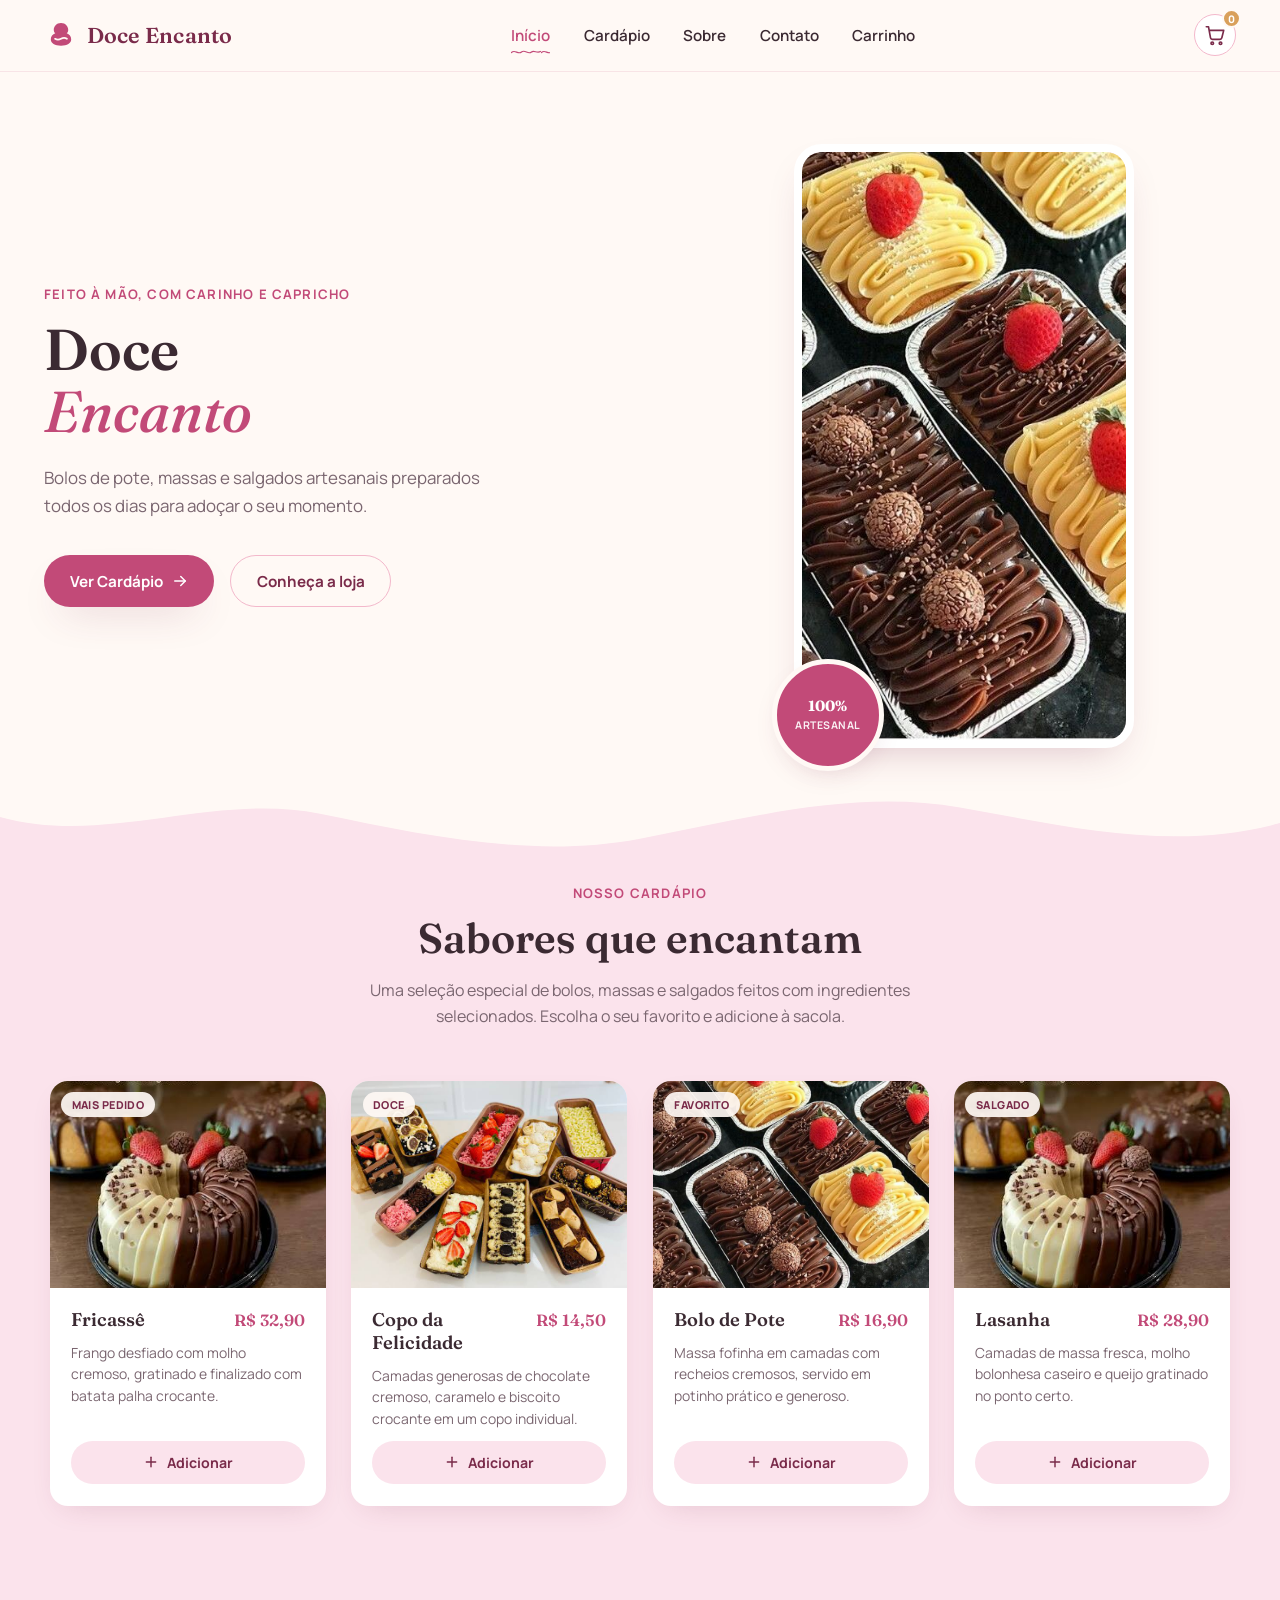
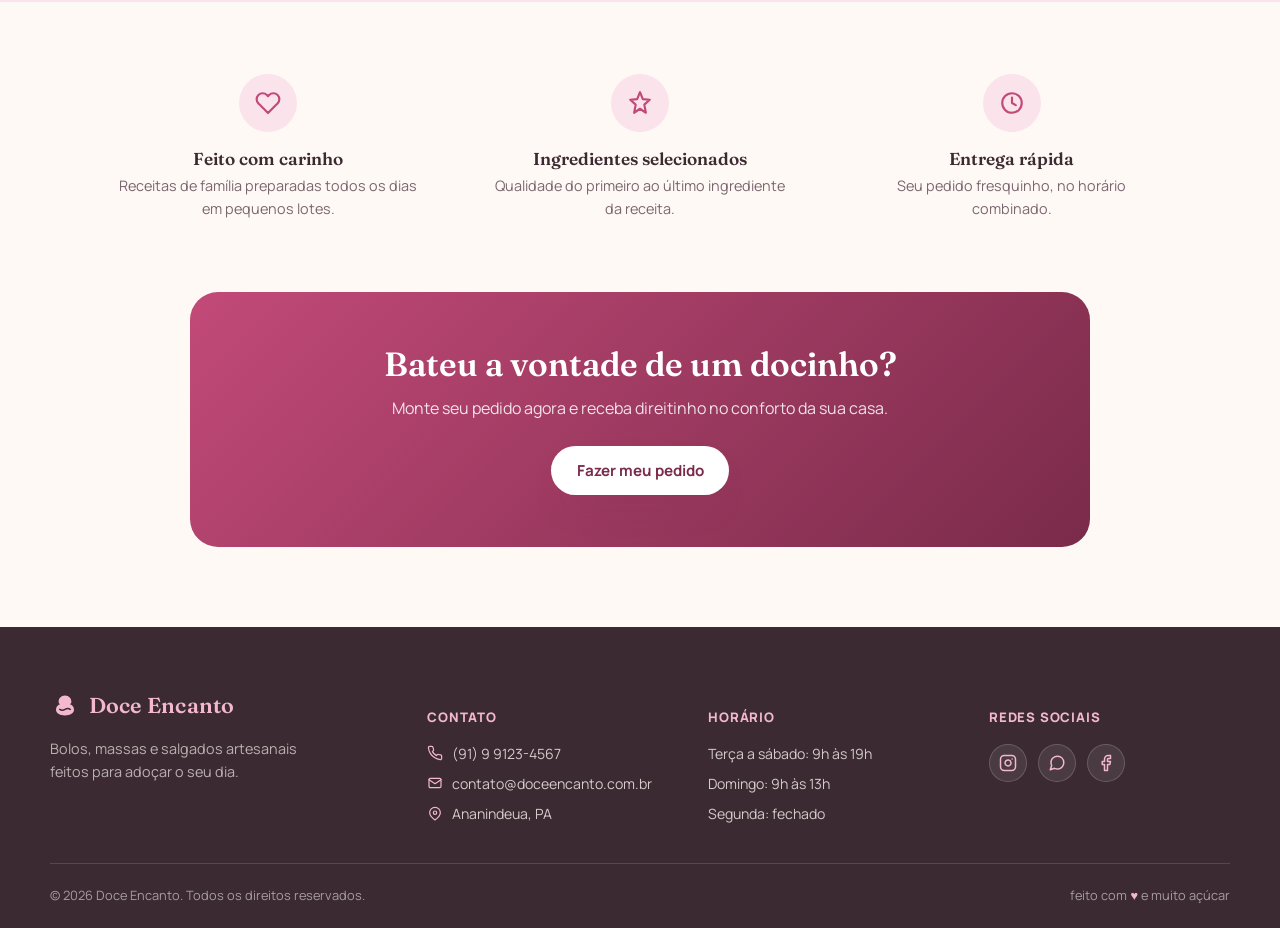
<file: index.html>
<!DOCTYPE html>
<html lang="pt-BR">
<head>
<meta charset="UTF-8">
<meta name="viewport" content="width=device-width, initial-scale=1.0">
<title>Doce Encanto | Bolos, Massas e Salgados Artesanais</title>
<link rel="preconnect" href="https://fonts.googleapis.com">
<link rel="preconnect" href="https://fonts.gstatic.com" crossorigin>
<link href="https://fonts.googleapis.com/css2?family=Fraunces:ital,opsz,wght@0,9..144,400;0,9..144,500;0,9..144,600;0,9..144,700;1,9..144,500&family=Manrope:wght@400;500;600;700;800&display=swap" rel="stylesheet">
<link rel="stylesheet" href="styles.css">
</head>
<body>

<header class="site-header" id="header">
  <div class="header-inner">
    <a href="index.html" class="logo" aria-label="Doce Encanto, página inicial">
      <span class="logo-icon" aria-hidden="true"><svg viewBox="0 0 40 40" width="34" height="34" fill="none">
          <path d="M20 6c-5.5 0-8.5 4.2-8.5 8 0 1.8.8 3 1.8 3.8C10.2 19 8 21.6 8 25c0 4.6 4.8 7.5 12 7.5s12-2.9 12-7.5c0-3.4-2.2-6-5.3-7.2 1-.8 1.8-2 1.8-3.8 0-3.8-3-8-8.5-8z" fill="currentColor"/>
          <path d="M13 24.5c2.2 1.4 4.6 1.4 7 0s4.8-1.4 7 0" stroke="#FFF9F5" stroke-width="2" stroke-linecap="round"/>
        </svg></span>
      <span class="logo-text">Doce Encanto</span>
    </a>

    <nav class="main-nav" id="mainNav" aria-label="Navegação principal">
      <a href="index.html#topo" class="nav-link" aria-current="page">Início</a>
      <a href="index.html#cardapio" class="nav-link">Cardápio</a>
      <a href="index.html#sobre" class="nav-link">Sobre</a>
      <a href="index.html#contato" class="nav-link">Contato</a>
      <a href="Carrinho.html" class="nav-link">Carrinho</a>
    </nav>

    <div class="header-actions">
      <a class="icon-btn cart-btn" id="cartBtn" href="Carrinho.html" aria-label="Ir para o carrinho de compras">
        <svg viewBox="0 0 24 24" width="22" height="22" fill="none" stroke="currentColor" stroke-width="1.8" stroke-linecap="round" stroke-linejoin="round">
          <circle cx="9" cy="21" r="1.4"></circle>
          <circle cx="18" cy="21" r="1.4"></circle>
          <path d="M2.5 3h2.4l2.2 12.2a2 2 0 0 0 2 1.6h8.3a2 2 0 0 0 2-1.6L21.5 7H6"></path>
        </svg>
        <span class="cart-count" id="cart-count">0</span>
      </a>
      <button class="icon-btn menu-toggle" id="menuToggle" type="button" aria-label="Abrir menu" aria-expanded="false">
        <span></span><span></span><span></span>
      </button>
    </div>
  </div>
</header>

<section class="hero" id="topo">
  <div class="hero-inner">
    <div class="hero-content">
      <p class="hero-eyebrow">Feito à mão, com carinho e capricho</p>
      <h1 class="hero-title">Doce<br><em>Encanto</em></h1>
      <p class="hero-text">Bolos de pote, massas e salgados artesanais preparados todos os dias para adoçar o seu momento.</p>
      <div class="hero-actions">
        <a href="#cardapio" class="btn btn-primary">
          <span>Ver Cardápio</span>
          <svg viewBox="0 0 24 24" width="18" height="18" fill="none" stroke="currentColor" stroke-width="2" stroke-linecap="round" stroke-linejoin="round"><path d="M5 12h14"></path><path d="M13 6l6 6-6 6"></path></svg>
        </a>
        <a href="#sobre" class="btn btn-ghost">Conheça a loja</a>
      </div>
    </div>

    <div class="hero-media">
      <div class="hero-frame">
        <img src="imagens/bolo.jpg" alt="Bolos e doces artesanais da Doce Encanto">
      </div>
      <div class="hero-badge">
        <span class="hero-badge-num">100%</span>
        <span class="hero-badge-label">Artesanal</span>
      </div>
    </div>
  </div>

  <svg class="hero-divider" viewBox="0 0 1440 90" preserveAspectRatio="none" aria-hidden="true">
    <path d="M0,32 C120,70 240,0 360,28 C480,56 600,86 720,60 C840,34 960,-4 1080,20 C1200,44 1320,78 1440,40 L1440,90 L0,90 Z"></path>
  </svg>
</section>

<section class="menu-section" id="cardapio">
  <div class="section-head">
    <p class="section-eyebrow">Nosso cardápio</p>
    <h2 class="section-title">Sabores que encantam</h2>
    <p class="section-text">Uma seleção especial de bolos, massas e salgados feitos com ingredientes selecionados. Escolha o seu favorito e adicione à sacola.</p>
  </div>

  <div class="product-grid" id="productGrid">
    <article class="product-card" data-name="Fricassê" data-price="32.90">
      <div class="product-img-wrap">
        <img src="imagens/bolo3.jpg" alt="Fricassê cremoso de frango gratinado, servido com batata palha" loading="lazy">
        <span class="product-tag">Mais pedido</span>
      </div>
      <div class="product-body">
        <div class="product-top">
          <h3 class="product-name">Fricassê</h3>
          <span class="product-price">R$ 32,90</span>
        </div>
        <p class="product-desc">Frango desfiado com molho cremoso, gratinado e finalizado com batata palha crocante.</p>
        <button class="btn btn-add" type="button" data-add data-id="1" data-nome="Fricassê" data-preco="32.90" data-img="imagens/bolo3.jpg">
          <svg viewBox="0 0 24 24" width="16" height="16" fill="none" stroke="currentColor" stroke-width="2.2" stroke-linecap="round" stroke-linejoin="round"><path d="M12 5v14"></path><path d="M5 12h14"></path></svg>
          Adicionar
        </button>
      </div>
    </article>

    <article class="product-card" data-name="Copo da Felicidade" data-price="14.50">
      <div class="product-img-wrap">
        <img src="imagens/bolo2.jpg" alt="Copo da Felicidade, sobremesa em camadas de creme" loading="lazy">
        <span class="product-tag">Doce</span>
      </div>
      <div class="product-body">
        <div class="product-top">
          <h3 class="product-name">Copo da Felicidade</h3>
          <span class="product-price">R$ 14,50</span>
        </div>
        <p class="product-desc">Camadas generosas de chocolate cremoso, caramelo e biscoito crocante em um copo individual.</p>
        <button class="btn btn-add" type="button" data-add data-id="2" data-nome="Copo da Felicidade" data-preco="14.50" data-img="imagens/bolo2.jpg">
          <svg viewBox="0 0 24 24" width="16" height="16" fill="none" stroke="currentColor" stroke-width="2.2" stroke-linecap="round" stroke-linejoin="round"><path d="M12 5v14"></path><path d="M5 12h14"></path></svg>
          Adicionar
        </button>
      </div>
    </article>

    <article class="product-card" data-name="Bolo de Pote" data-price="16.90">
      <div class="product-img-wrap">
        <img src="imagens/bolo.jpg" alt="Bolos de pote sortidos, com camadas de morango, chocolate e creme" loading="lazy">
        <span class="product-tag">Favorito</span>
      </div>
      <div class="product-body">
        <div class="product-top">
          <h3 class="product-name">Bolo de Pote</h3>
          <span class="product-price">R$ 16,90</span>
        </div>
        <p class="product-desc">Massa fofinha em camadas com recheios cremosos, servido em potinho prático e generoso.</p>
        <button class="btn btn-add" type="button" data-add data-id="3" data-nome="Bolo de Pote" data-preco="16.90" data-img="imagens/bolo.jpg">
          <svg viewBox="0 0 24 24" width="16" height="16" fill="none" stroke="currentColor" stroke-width="2.2" stroke-linecap="round" stroke-linejoin="round"><path d="M12 5v14"></path><path d="M5 12h14"></path></svg>
          Adicionar
        </button>
      </div>
    </article>

    <article class="product-card" data-name="Lasanha" data-price="28.90">
      <div class="product-img-wrap">
        <img src="imagens/bolo3.jpg" alt="Lasanha à bolonhesa gratinada, servida em travessa" loading="lazy">
        <span class="product-tag">Salgado</span>
      </div>
      <div class="product-body">
        <div class="product-top">
          <h3 class="product-name">Lasanha</h3>
          <span class="product-price">R$ 28,90</span>
        </div>
        <p class="product-desc">Camadas de massa fresca, molho bolonhesa caseiro e queijo gratinado no ponto certo.</p>
        <button class="btn btn-add" type="button" data-add data-id="4" data-nome="Lasanha" data-preco="28.90" data-img="imagens/bolo3.jpg">
          <svg viewBox="0 0 24 24" width="16" height="16" fill="none" stroke="currentColor" stroke-width="2.2" stroke-linecap="round" stroke-linejoin="round"><path d="M12 5v14"></path><path d="M5 12h14"></path></svg>
          Adicionar
        </button>
      </div>
    </article>
  </div>
</section>

<section class="about-strip" id="sobre">
  <div class="about-inner">
    <div class="about-item">
      <span class="about-icon" aria-hidden="true">
        <svg viewBox="0 0 24 24" width="26" height="26" fill="none" stroke="currentColor" stroke-width="2" stroke-linecap="round" stroke-linejoin="round"><path d="M20.84 4.61a5.5 5.5 0 0 0-7.78 0L12 5.67l-1.06-1.06a5.5 5.5 0 0 0-7.78 7.78l1.06 1.06L12 21.23l7.78-7.78 1.06-1.06a5.5 5.5 0 0 0 0-7.78z"/></svg>
      </span>
      <h3>Feito com carinho</h3>
      <p>Receitas de família preparadas todos os dias em pequenos lotes.</p>
    </div>
    <div class="about-item">
      <span class="about-icon" aria-hidden="true">
        <svg viewBox="0 0 24 24" width="26" height="26" fill="none" stroke="currentColor" stroke-width="2" stroke-linecap="round" stroke-linejoin="round"><path d="M12 2l2.6 6.4L21 9l-5 4.5L17.4 21 12 17.3 6.6 21 8 13.5 3 9l6.4-.6z"/></svg>
      </span>
      <h3>Ingredientes selecionados</h3>
      <p>Qualidade do primeiro ao último ingrediente da receita.</p>
    </div>
    <div class="about-item">
      <span class="about-icon" aria-hidden="true">
        <svg viewBox="0 0 24 24" width="26" height="26" fill="none" stroke="currentColor" stroke-width="2" stroke-linecap="round" stroke-linejoin="round"><circle cx="12" cy="12" r="9"/><path d="M12 7v5l3.5 2"/></svg>
      </span>
      <h3>Entrega rápida</h3>
      <p>Seu pedido fresquinho, no horário combinado.</p>
    </div>
  </div>
</section>

<section class="cta-section">
  <div class="cta-box">
    <h2>Bateu a vontade de um docinho?</h2>
    <p>Monte seu pedido agora e receba direitinho no conforto da sua casa.</p>
    <a href="#cardapio" class="btn btn-primary">Fazer meu pedido</a>
  </div>
</section>

<footer class="site-footer" id="contato">
  <div class="footer-inner">
    <div class="footer-col footer-brand">
      <a href="index.html" class="logo logo-footer">
        <span class="logo-icon" aria-hidden="true"><svg viewBox="0 0 40 40" width="30" height="30" fill="none">
            <path d="M20 6c-5.5 0-8.5 4.2-8.5 8 0 1.8.8 3 1.8 3.8C10.2 19 8 21.6 8 25c0 4.6 4.8 7.5 12 7.5s12-2.9 12-7.5c0-3.4-2.2-6-5.3-7.2 1-.8 1.8-2 1.8-3.8 0-3.8-3-8-8.5-8z" fill="currentColor"/>
            <path d="M13 24.5c2.2 1.4 4.6 1.4 7 0s4.8-1.4 7 0" stroke="#3B2A32" stroke-width="2" stroke-linecap="round"/>
          </svg></span>
        <span class="logo-text">Doce Encanto</span>
      </a>
      <p>Bolos, massas e salgados artesanais feitos para adoçar o seu dia.</p>
    </div>

    <div class="footer-col">
      <h4>Contato</h4>
      <ul>
        <li>
          <svg viewBox="0 0 24 24" width="16" height="16" fill="none" stroke="currentColor" stroke-width="1.8" stroke-linecap="round" stroke-linejoin="round"><path d="M22 16.92v3a2 2 0 0 1-2.18 2 19.79 19.79 0 0 1-8.63-3.07 19.5 19.5 0 0 1-6-6 19.79 19.79 0 0 1-3.07-8.67A2 2 0 0 1 4.11 2h3a2 2 0 0 1 2 1.72c.127.96.361 1.903.7 2.81a2 2 0 0 1-.45 2.11L8.09 9.91a16 16 0 0 0 6 6l1.27-1.27a2 2 0 0 1 2.11-.45c.907.339 1.85.573 2.81.7A2 2 0 0 1 22 16.92z"/></svg>
          (91) 9 9123-4567
        </li>
        <li>
          <svg viewBox="0 0 24 24" width="16" height="16" fill="none" stroke="currentColor" stroke-width="1.8" stroke-linecap="round" stroke-linejoin="round"><rect x="3" y="5" width="18" height="14" rx="2"/><path d="M3 7l9 6 9-6"/></svg>
          contato@doceencanto.com.br
        </li>
        <li>
          <svg viewBox="0 0 24 24" width="16" height="16" fill="none" stroke="currentColor" stroke-width="1.8" stroke-linecap="round" stroke-linejoin="round"><path d="M12 21c-4.5-3.5-8-6.9-8-11a8 8 0 0 1 16 0c0 4.1-3.5 7.5-8 11z"/><circle cx="12" cy="10" r="2.5"/></svg>
          Ananindeua, PA
        </li>
      </ul>
    </div>

    <div class="footer-col">
      <h4>Horário</h4>
      <ul class="plain">
        <li>Terça a sábado: 9h às 19h</li>
        <li>Domingo: 9h às 13h</li>
        <li>Segunda: fechado</li>
      </ul>
    </div>

    <div class="footer-col">
      <h4>Redes sociais</h4>
      <div class="social-row">
        <a href="#contato" class="social-btn" aria-label="Instagram da Doce Encanto">
          <svg viewBox="0 0 24 24" width="18" height="18" fill="none" stroke="currentColor" stroke-width="2" stroke-linecap="round" stroke-linejoin="round"><rect x="2" y="2" width="20" height="20" rx="5" ry="5"/><path d="M16 11.37A4 4 0 1 1 12.63 8 4 4 0 0 1 16 11.37z"/><line x1="17.5" y1="6.5" x2="17.51" y2="6.5"/></svg>
        </a>
        <a href="#contato" class="social-btn" aria-label="WhatsApp da Doce Encanto">
          <svg viewBox="0 0 24 24" width="18" height="18" fill="none" stroke="currentColor" stroke-width="2" stroke-linecap="round" stroke-linejoin="round"><path d="M21 11.5a8.38 8.38 0 0 1-.9 3.8 8.5 8.5 0 0 1-7.6 4.7 8.38 8.38 0 0 1-3.8-.9L3 21l1.9-5.7a8.38 8.38 0 0 1-.9-3.8 8.5 8.5 0 0 1 4.7-7.6 8.38 8.38 0 0 1 3.8-.9h.5a8.48 8.48 0 0 1 8 8v.5z"/></svg>
        </a>
        <a href="#contato" class="social-btn" aria-label="Facebook da Doce Encanto">
          <svg viewBox="0 0 24 24" width="18" height="18" fill="none" stroke="currentColor" stroke-width="2" stroke-linecap="round" stroke-linejoin="round"><path d="M18 2h-3a5 5 0 0 0-5 5v3H7v4h3v8h4v-8h3l1-4h-4V7a1 1 0 0 1 1-1h3z"/></svg>
        </a>
      </div>
    </div>
  </div>

  <div class="footer-bottom">
    <p>© <span id="year"></span> Doce Encanto. Todos os direitos reservados.</p>
    <p class="footer-signature">feito com <span aria-hidden="true">♥</span> e muito açúcar</p>
  </div>
</footer>

<script src="script.js"></script>
</body>
</html>
</file>
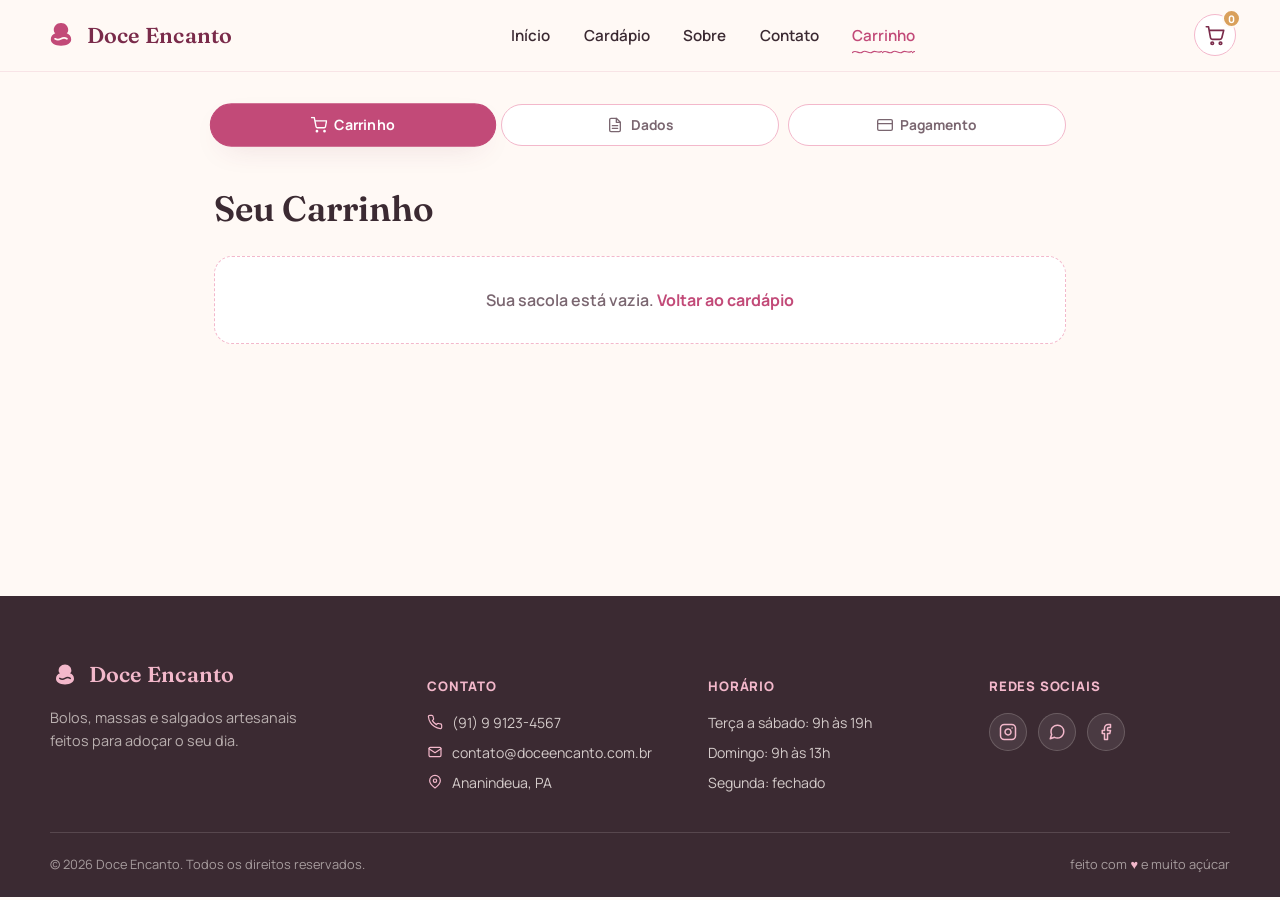
<file: Carrinho.html>
<!DOCTYPE html>
<html lang="pt-BR">
<head>
<meta charset="UTF-8">
<meta name="viewport" content="width=device-width, initial-scale=1.0">
<title>Doce Encanto | Carrinho</title>
<link rel="preconnect" href="https://fonts.googleapis.com">
<link rel="preconnect" href="https://fonts.gstatic.com" crossorigin>
<link href="https://fonts.googleapis.com/css2?family=Fraunces:ital,opsz,wght@0,9..144,400;0,9..144,500;0,9..144,600;0,9..144,700;1,9..144,500&family=Manrope:wght@400;500;600;700;800&display=swap" rel="stylesheet">
<link rel="stylesheet" href="styles.css">
</head>
<body>

<header class="site-header" id="header">
  <div class="header-inner">
    <a href="index.html" class="logo" aria-label="Doce Encanto, página inicial">
      <span class="logo-icon" aria-hidden="true"><svg viewBox="0 0 40 40" width="34" height="34" fill="none">
          <path d="M20 6c-5.5 0-8.5 4.2-8.5 8 0 1.8.8 3 1.8 3.8C10.2 19 8 21.6 8 25c0 4.6 4.8 7.5 12 7.5s12-2.9 12-7.5c0-3.4-2.2-6-5.3-7.2 1-.8 1.8-2 1.8-3.8 0-3.8-3-8-8.5-8z" fill="currentColor"/>
          <path d="M13 24.5c2.2 1.4 4.6 1.4 7 0s4.8-1.4 7 0" stroke="#FFF9F5" stroke-width="2" stroke-linecap="round"/>
        </svg></span>
      <span class="logo-text">Doce Encanto</span>
    </a>

    <nav class="main-nav" id="mainNav" aria-label="Navegação principal">
      <a href="index.html#topo" class="nav-link">Início</a>
      <a href="index.html#cardapio" class="nav-link">Cardápio</a>
      <a href="index.html#sobre" class="nav-link">Sobre</a>
      <a href="index.html#contato" class="nav-link">Contato</a>
      <a href="Carrinho.html" class="nav-link" aria-current="page">Carrinho</a>
    </nav>

    <div class="header-actions">
      <a class="icon-btn cart-btn" id="cartBtn" href="Carrinho.html" aria-current="page" aria-label="Ir para o carrinho de compras">
        <svg viewBox="0 0 24 24" width="22" height="22" fill="none" stroke="currentColor" stroke-width="1.8" stroke-linecap="round" stroke-linejoin="round">
          <circle cx="9" cy="21" r="1.4"></circle>
          <circle cx="18" cy="21" r="1.4"></circle>
          <path d="M2.5 3h2.4l2.2 12.2a2 2 0 0 0 2 1.6h8.3a2 2 0 0 0 2-1.6L21.5 7H6"></path>
        </svg>
        <span class="cart-count" id="cart-count">0</span>
      </a>
      <button class="icon-btn menu-toggle" id="menuToggle" type="button" aria-label="Abrir menu" aria-expanded="false">
        <span></span><span></span><span></span>
      </button>
    </div>
  </div>
</header>

<div class="steps" aria-label="Etapas do pedido">
  <div class="step is-active">
    <svg viewBox="0 0 24 24" width="16" height="16" fill="none" stroke="currentColor" stroke-width="2" stroke-linecap="round" stroke-linejoin="round" aria-hidden="true"><circle cx="9" cy="21" r="1"/><circle cx="20" cy="21" r="1"/><path d="M1 1h4l2.68 13.39a2 2 0 0 0 2 1.61h9.72a2 2 0 0 0 2-1.61L23 6H6"/></svg>
    <span>Carrinho</span>
  </div>
  <div class="step">
    <svg viewBox="0 0 24 24" width="16" height="16" fill="none" stroke="currentColor" stroke-width="2" stroke-linecap="round" stroke-linejoin="round" aria-hidden="true"><path d="M14 2H6a2 2 0 0 0-2 2v16a2 2 0 0 0 2 2h12a2 2 0 0 0 2-2V8z"/><polyline points="14 2 14 8 20 8"/><line x1="16" y1="13" x2="8" y2="13"/><line x1="16" y1="17" x2="8" y2="17"/></svg>
    <span>Dados</span>
  </div>
  <div class="step">
    <svg viewBox="0 0 24 24" width="16" height="16" fill="none" stroke="currentColor" stroke-width="2" stroke-linecap="round" stroke-linejoin="round" aria-hidden="true"><rect x="1" y="4" width="22" height="16" rx="2"/><line x1="1" y1="10" x2="23" y2="10"/></svg>
    <span>Pagamento</span>
  </div>
</div>

<main class="page-main">
  <h1>Seu Carrinho</h1>

  <div id="cart-empty" style="display:none;">
    Sua sacola está vazia. <a href="index.html#cardapio" style="color:var(--rose-700); font-weight:700;">Voltar ao cardápio</a>
  </div>

  <div id="cart-table" class="card" style="display:none;">
    <div id="cart-items"></div>
    <div class="cart-total-bar">
      <strong id="cart-total">Total: R$ 0,00</strong>
      <div class="inline">
        <a href="index.html#cardapio" class="btn-small">Continuar comprando</a>
        <button id="clear-cart" class="btn-small btn-outline-danger" type="button">Limpar carrinho</button>
        <button id="checkout" class="btn btn-primary" type="button">Finalizar Pedido</button>
      </div>
    </div>
  </div>
</main>

<footer class="site-footer" id="contato">
  <div class="footer-inner">
    <div class="footer-col footer-brand">
      <a href="index.html" class="logo logo-footer">
        <span class="logo-icon" aria-hidden="true"><svg viewBox="0 0 40 40" width="30" height="30" fill="none">
            <path d="M20 6c-5.5 0-8.5 4.2-8.5 8 0 1.8.8 3 1.8 3.8C10.2 19 8 21.6 8 25c0 4.6 4.8 7.5 12 7.5s12-2.9 12-7.5c0-3.4-2.2-6-5.3-7.2 1-.8 1.8-2 1.8-3.8 0-3.8-3-8-8.5-8z" fill="currentColor"/>
            <path d="M13 24.5c2.2 1.4 4.6 1.4 7 0s4.8-1.4 7 0" stroke="#3B2A32" stroke-width="2" stroke-linecap="round"/>
          </svg></span>
        <span class="logo-text">Doce Encanto</span>
      </a>
      <p>Bolos, massas e salgados artesanais feitos para adoçar o seu dia.</p>
    </div>

    <div class="footer-col">
      <h4>Contato</h4>
      <ul>
        <li>
          <svg viewBox="0 0 24 24" width="16" height="16" fill="none" stroke="currentColor" stroke-width="1.8" stroke-linecap="round" stroke-linejoin="round"><path d="M22 16.92v3a2 2 0 0 1-2.18 2 19.79 19.79 0 0 1-8.63-3.07 19.5 19.5 0 0 1-6-6 19.79 19.79 0 0 1-3.07-8.67A2 2 0 0 1 4.11 2h3a2 2 0 0 1 2 1.72c.127.96.361 1.903.7 2.81a2 2 0 0 1-.45 2.11L8.09 9.91a16 16 0 0 0 6 6l1.27-1.27a2 2 0 0 1 2.11-.45c.907.339 1.85.573 2.81.7A2 2 0 0 1 22 16.92z"/></svg>
          (91) 9 9123-4567
        </li>
        <li>
          <svg viewBox="0 0 24 24" width="16" height="16" fill="none" stroke="currentColor" stroke-width="1.8" stroke-linecap="round" stroke-linejoin="round"><rect x="3" y="5" width="18" height="14" rx="2"/><path d="M3 7l9 6 9-6"/></svg>
          contato@doceencanto.com.br
        </li>
        <li>
          <svg viewBox="0 0 24 24" width="16" height="16" fill="none" stroke="currentColor" stroke-width="1.8" stroke-linecap="round" stroke-linejoin="round"><path d="M12 21c-4.5-3.5-8-6.9-8-11a8 8 0 0 1 16 0c0 4.1-3.5 7.5-8 11z"/><circle cx="12" cy="10" r="2.5"/></svg>
          Ananindeua, PA
        </li>
      </ul>
    </div>

    <div class="footer-col">
      <h4>Horário</h4>
      <ul class="plain">
        <li>Terça a sábado: 9h às 19h</li>
        <li>Domingo: 9h às 13h</li>
        <li>Segunda: fechado</li>
      </ul>
    </div>

    <div class="footer-col">
      <h4>Redes sociais</h4>
      <div class="social-row">
        <a href="#contato" class="social-btn" aria-label="Instagram da Doce Encanto">
          <svg viewBox="0 0 24 24" width="18" height="18" fill="none" stroke="currentColor" stroke-width="2" stroke-linecap="round" stroke-linejoin="round"><rect x="2" y="2" width="20" height="20" rx="5" ry="5"/><path d="M16 11.37A4 4 0 1 1 12.63 8 4 4 0 0 1 16 11.37z"/><line x1="17.5" y1="6.5" x2="17.51" y2="6.5"/></svg>
        </a>
        <a href="#contato" class="social-btn" aria-label="WhatsApp da Doce Encanto">
          <svg viewBox="0 0 24 24" width="18" height="18" fill="none" stroke="currentColor" stroke-width="2" stroke-linecap="round" stroke-linejoin="round"><path d="M21 11.5a8.38 8.38 0 0 1-.9 3.8 8.5 8.5 0 0 1-7.6 4.7 8.38 8.38 0 0 1-3.8-.9L3 21l1.9-5.7a8.38 8.38 0 0 1-.9-3.8 8.5 8.5 0 0 1 4.7-7.6 8.38 8.38 0 0 1 3.8-.9h.5a8.48 8.48 0 0 1 8 8v.5z"/></svg>
        </a>
        <a href="#contato" class="social-btn" aria-label="Facebook da Doce Encanto">
          <svg viewBox="0 0 24 24" width="18" height="18" fill="none" stroke="currentColor" stroke-width="2" stroke-linecap="round" stroke-linejoin="round"><path d="M18 2h-3a5 5 0 0 0-5 5v3H7v4h3v8h4v-8h3l1-4h-4V7a1 1 0 0 1 1-1h3z"/></svg>
        </a>
      </div>
    </div>
  </div>

  <div class="footer-bottom">
    <p>© <span id="year"></span> Doce Encanto. Todos os direitos reservados.</p>
    <p class="footer-signature">feito com <span aria-hidden="true">♥</span> e muito açúcar</p>
  </div>
</footer>

<script src="script.js"></script>
<script>
  (function () {
    const itemsEl = document.getElementById('cart-items');
    const emptyEl = document.getElementById('cart-empty');
    const tableEl = document.getElementById('cart-table');
    const totalEl = document.getElementById('cart-total');
    const clearBtn = document.getElementById('clear-cart');
    const checkoutBtn = document.getElementById('checkout');

    function render() {
      const cart = getCart();
      updateCartCount();

      if (!cart.length) {
        emptyEl.style.display = 'block';
        tableEl.style.display = 'none';
        return;
      }
      emptyEl.style.display = 'none';
      tableEl.style.display = 'block';

      itemsEl.innerHTML = cart.map((p, idx) => `
        <div class="cart-item-row">
          <div class="cart-item-info">
            ${p.img ? `<img class="cart-item-thumb" src="${p.img}" alt="${p.nome}">` : ''}
            <div>
              <strong>${p.nome}</strong><br>
              <span>${money(p.preco)} / un.</span>
            </div>
          </div>
          <div class="cart-item-actions">
            <div class="qty-pill">
              <button class="btn-small qty-dec" data-index="${idx}" type="button" aria-label="Diminuir quantidade" ${p.qtd <= 1 ? 'disabled' : ''}>−</button>
              <span>${p.qtd}</span>
              <button class="btn-small qty-inc" data-index="${idx}" type="button" aria-label="Aumentar quantidade">+</button>
            </div>
            <span class="cart-item-subtotal">${money(p.preco * p.qtd)}</span>
            <button class="btn-small btn-outline-danger remove-item" data-index="${idx}" type="button">Remover</button>
          </div>
        </div>
      `).join('');

      itemsEl.querySelectorAll('img').forEach(applyImageFallback);

      itemsEl.querySelectorAll('.qty-inc').forEach(b => b.addEventListener('click', () => {
        const i = Number(b.dataset.index);
        const current = getCart();
        current[i].qtd += 1;
        setCart(current);
        render();
      }));

      itemsEl.querySelectorAll('.qty-dec').forEach(b => b.addEventListener('click', () => {
        const i = Number(b.dataset.index);
        const current = getCart();
        if (current[i].qtd > 1) {
          current[i].qtd -= 1;
          setCart(current);
          render();
        }
      }));

      itemsEl.querySelectorAll('.remove-item').forEach(b => b.addEventListener('click', () => {
        const i = Number(b.dataset.index);
        const current = getCart();
        current.splice(i, 1);
        setCart(current);
        render();
      }));

      const total = getCart().reduce((acc, p) => acc + p.preco * p.qtd, 0);
      totalEl.textContent = 'Total: ' + money(total);
    }

    clearBtn.addEventListener('click', () => {
      if (confirm('Deseja limpar o carrinho?')) {
        setCart([]);
        render();
      }
    });

    checkoutBtn.addEventListener('click', () => {
      window.location.href = 'Dados.html';
    });

    render();
  })();
</script>
</body>
</html>
</file>
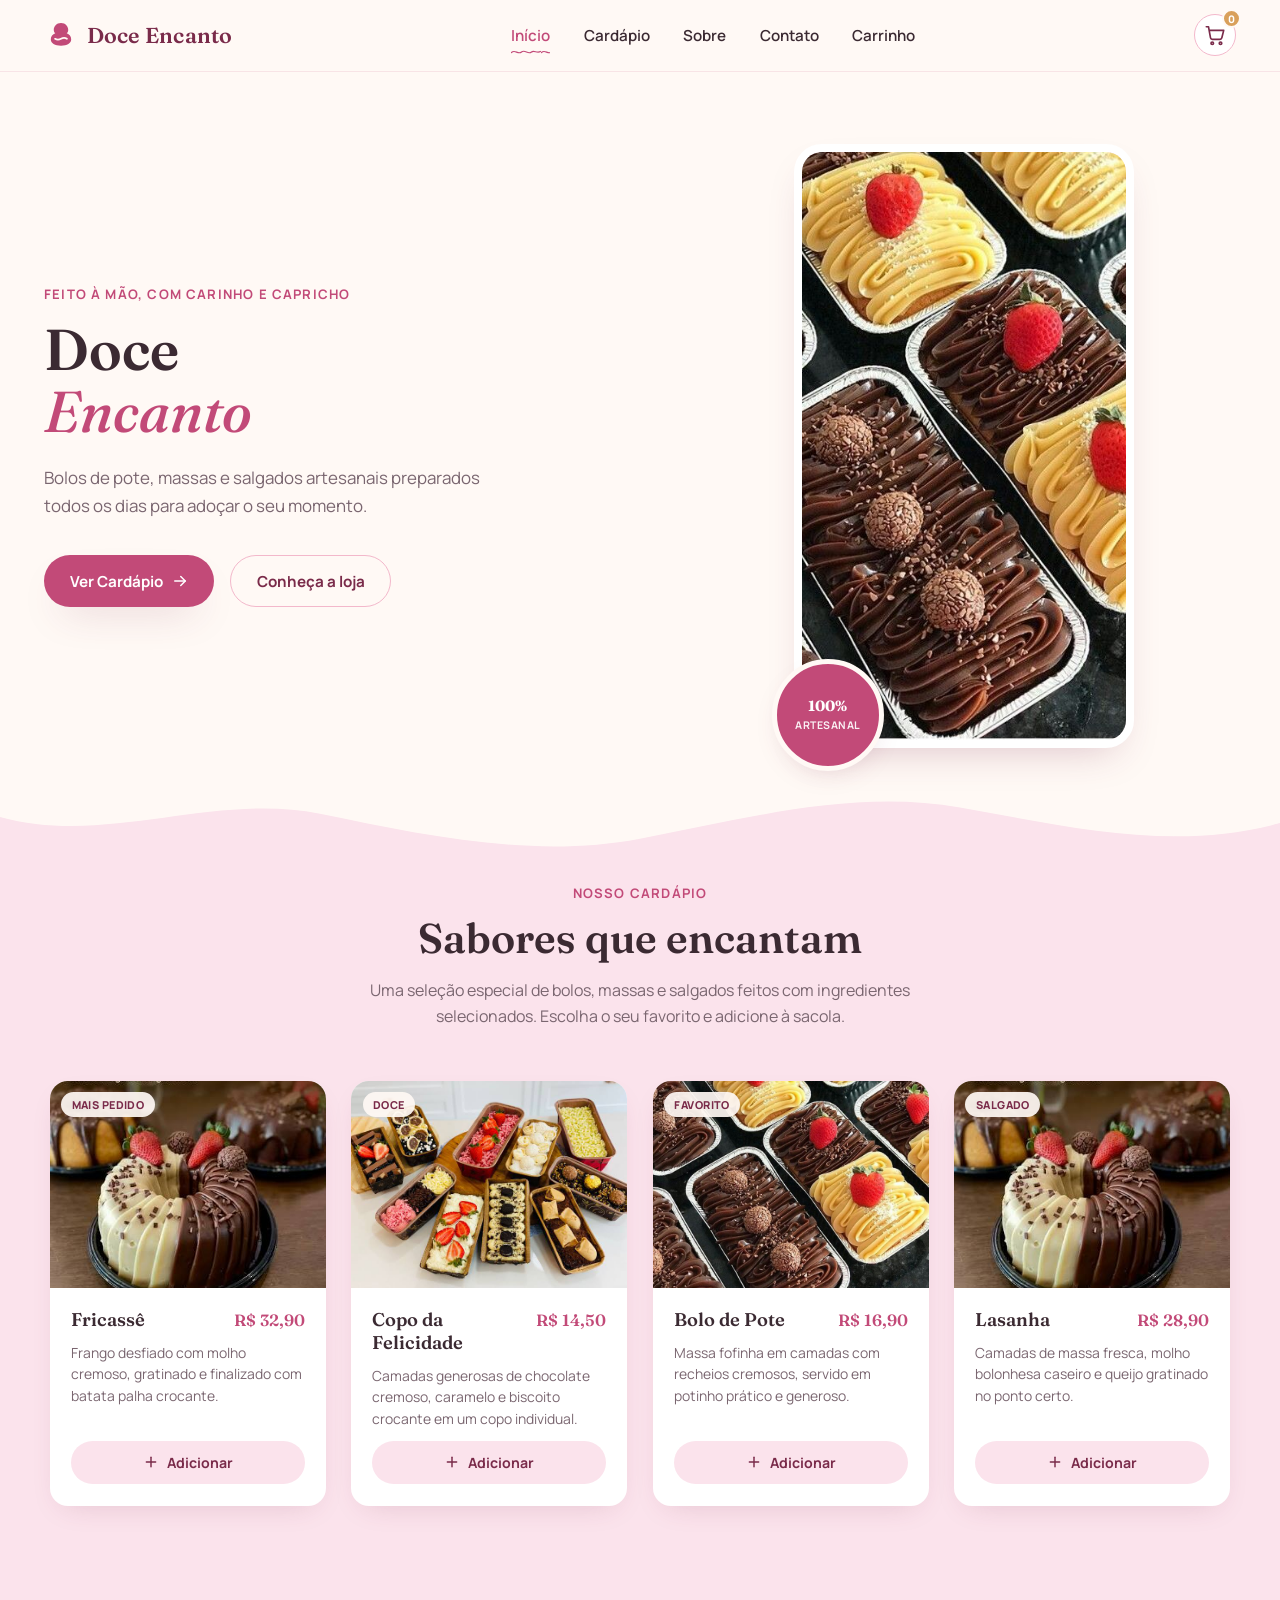
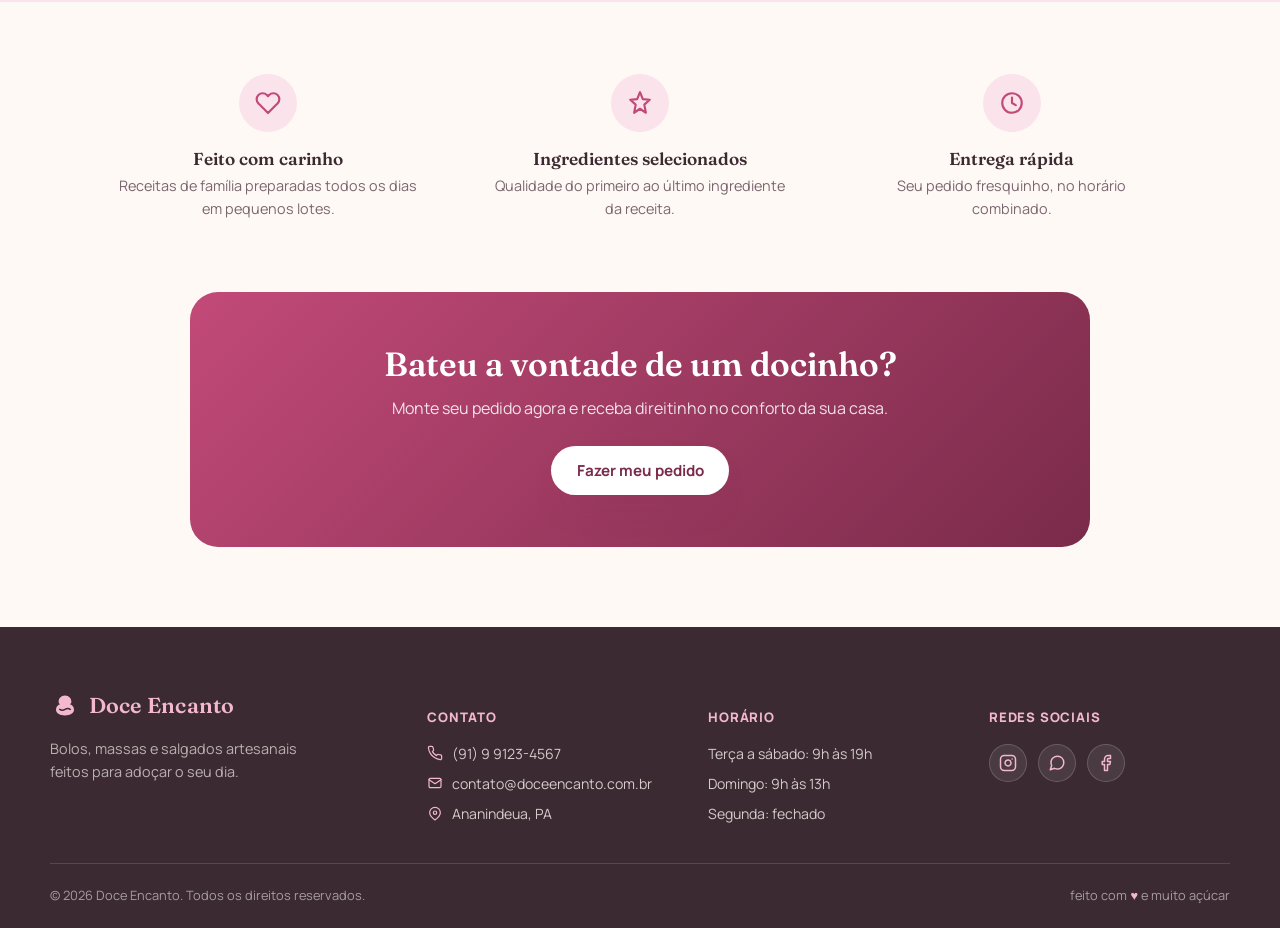
<file: Dados.html>
<!DOCTYPE html>
<html lang="pt-BR">
<head>
<meta charset="UTF-8">
<meta name="viewport" content="width=device-width, initial-scale=1.0">
<title>Doce Encanto | Seus Dados</title>
<link rel="preconnect" href="https://fonts.googleapis.com">
<link rel="preconnect" href="https://fonts.gstatic.com" crossorigin>
<link href="https://fonts.googleapis.com/css2?family=Fraunces:ital,opsz,wght@0,9..144,400;0,9..144,500;0,9..144,600;0,9..144,700;1,9..144,500&family=Manrope:wght@400;500;600;700;800&display=swap" rel="stylesheet">
<link rel="stylesheet" href="styles.css">
</head>
<body>

<header class="site-header" id="header">
  <div class="header-inner">
    <a href="index.html" class="logo" aria-label="Doce Encanto, página inicial">
      <span class="logo-icon" aria-hidden="true"><svg viewBox="0 0 40 40" width="34" height="34" fill="none">
          <path d="M20 6c-5.5 0-8.5 4.2-8.5 8 0 1.8.8 3 1.8 3.8C10.2 19 8 21.6 8 25c0 4.6 4.8 7.5 12 7.5s12-2.9 12-7.5c0-3.4-2.2-6-5.3-7.2 1-.8 1.8-2 1.8-3.8 0-3.8-3-8-8.5-8z" fill="currentColor"/>
          <path d="M13 24.5c2.2 1.4 4.6 1.4 7 0s4.8-1.4 7 0" stroke="#FFF9F5" stroke-width="2" stroke-linecap="round"/>
        </svg></span>
      <span class="logo-text">Doce Encanto</span>
    </a>

    <nav class="main-nav" id="mainNav" aria-label="Navegação principal">
      <a href="index.html#topo" class="nav-link">Início</a>
      <a href="index.html#cardapio" class="nav-link">Cardápio</a>
      <a href="index.html#sobre" class="nav-link">Sobre</a>
      <a href="index.html#contato" class="nav-link">Contato</a>
      <a href="Carrinho.html" class="nav-link">Carrinho</a>
    </nav>

    <div class="header-actions">
      <a class="icon-btn cart-btn" id="cartBtn" href="Carrinho.html" aria-label="Ir para o carrinho de compras">
        <svg viewBox="0 0 24 24" width="22" height="22" fill="none" stroke="currentColor" stroke-width="1.8" stroke-linecap="round" stroke-linejoin="round">
          <circle cx="9" cy="21" r="1.4"></circle>
          <circle cx="18" cy="21" r="1.4"></circle>
          <path d="M2.5 3h2.4l2.2 12.2a2 2 0 0 0 2 1.6h8.3a2 2 0 0 0 2-1.6L21.5 7H6"></path>
        </svg>
        <span class="cart-count" id="cart-count">0</span>
      </a>
      <button class="icon-btn menu-toggle" id="menuToggle" type="button" aria-label="Abrir menu" aria-expanded="false">
        <span></span><span></span><span></span>
      </button>
    </div>
  </div>
</header>

<div class="steps" aria-label="Etapas do pedido">
  <div class="step">
    <svg viewBox="0 0 24 24" width="16" height="16" fill="none" stroke="currentColor" stroke-width="2" stroke-linecap="round" stroke-linejoin="round" aria-hidden="true"><circle cx="9" cy="21" r="1"/><circle cx="20" cy="21" r="1"/><path d="M1 1h4l2.68 13.39a2 2 0 0 0 2 1.61h9.72a2 2 0 0 0 2-1.61L23 6H6"/></svg>
    <span>Carrinho</span>
  </div>
  <div class="step is-active">
    <svg viewBox="0 0 24 24" width="16" height="16" fill="none" stroke="currentColor" stroke-width="2" stroke-linecap="round" stroke-linejoin="round" aria-hidden="true"><path d="M14 2H6a2 2 0 0 0-2 2v16a2 2 0 0 0 2 2h12a2 2 0 0 0 2-2V8z"/><polyline points="14 2 14 8 20 8"/><line x1="16" y1="13" x2="8" y2="13"/><line x1="16" y1="17" x2="8" y2="17"/></svg>
    <span>Dados</span>
  </div>
  <div class="step">
    <svg viewBox="0 0 24 24" width="16" height="16" fill="none" stroke="currentColor" stroke-width="2" stroke-linecap="round" stroke-linejoin="round" aria-hidden="true"><rect x="1" y="4" width="22" height="16" rx="2"/><line x1="1" y1="10" x2="23" y2="10"/></svg>
    <span>Pagamento</span>
  </div>
</div>

<main class="page-main">
  <h1>Seus dados de entrega</h1>

  <form id="dados-form" class="card" novalidate>
    <div class="form-grid">
      <div class="field full">
        <label for="nome">Nome completo</label>
        <input type="text" id="nome" name="nome" required autocomplete="name">
      </div>

      <div class="field">
        <label for="tel">Telefone / WhatsApp</label>
        <input type="tel" id="tel" name="tel" required autocomplete="tel" placeholder="(91) 9 9999-9999">
      </div>
      <div class="field">
        <label for="cep">CEP</label>
        <input type="text" id="cep" name="cep" required autocomplete="postal-code" placeholder="00000-000">
      </div>

      <div class="field full">
        <label for="endereco">Endereço</label>
        <input type="text" id="endereco" name="endereco" required autocomplete="address-line1">
      </div>

      <div class="field">
        <label for="numero">Número</label>
        <input type="text" id="numero" name="numero" required autocomplete="off">
      </div>
      <div class="field">
        <label for="complemento">Complemento (opcional)</label>
        <input type="text" id="complemento" name="complemento" autocomplete="off">
      </div>

      <div class="field">
        <label for="bairro">Bairro</label>
        <input type="text" id="bairro" name="bairro" required autocomplete="off">
      </div>
      <div class="field">
        <label for="cidade">Cidade</label>
        <input type="text" id="cidade" name="cidade" required autocomplete="address-level2" value="Ananindeua">
      </div>

      <div class="field">
        <label for="estado">Estado</label>
        <input type="text" id="estado" name="estado" required autocomplete="address-level1" placeholder="PA" value="PA" maxlength="2">
      </div>
    </div>

    <div class="form-actions">
      <a href="Carrinho.html" class="btn btn-ghost">Voltar ao carrinho</a>
      <button type="submit" class="btn btn-primary">Ir para pagamento</button>
    </div>
  </form>
</main>

<footer class="site-footer" id="contato">
  <div class="footer-inner">
    <div class="footer-col footer-brand">
      <a href="index.html" class="logo logo-footer">
        <span class="logo-icon" aria-hidden="true"><svg viewBox="0 0 40 40" width="30" height="30" fill="none">
            <path d="M20 6c-5.5 0-8.5 4.2-8.5 8 0 1.8.8 3 1.8 3.8C10.2 19 8 21.6 8 25c0 4.6 4.8 7.5 12 7.5s12-2.9 12-7.5c0-3.4-2.2-6-5.3-7.2 1-.8 1.8-2 1.8-3.8 0-3.8-3-8-8.5-8z" fill="currentColor"/>
            <path d="M13 24.5c2.2 1.4 4.6 1.4 7 0s4.8-1.4 7 0" stroke="#3B2A32" stroke-width="2" stroke-linecap="round"/>
          </svg></span>
        <span class="logo-text">Doce Encanto</span>
      </a>
      <p>Bolos, massas e salgados artesanais feitos para adoçar o seu dia.</p>
    </div>

    <div class="footer-col">
      <h4>Contato</h4>
      <ul>
        <li>
          <svg viewBox="0 0 24 24" width="16" height="16" fill="none" stroke="currentColor" stroke-width="1.8" stroke-linecap="round" stroke-linejoin="round"><path d="M22 16.92v3a2 2 0 0 1-2.18 2 19.79 19.79 0 0 1-8.63-3.07 19.5 19.5 0 0 1-6-6 19.79 19.79 0 0 1-3.07-8.67A2 2 0 0 1 4.11 2h3a2 2 0 0 1 2 1.72c.127.96.361 1.903.7 2.81a2 2 0 0 1-.45 2.11L8.09 9.91a16 16 0 0 0 6 6l1.27-1.27a2 2 0 0 1 2.11-.45c.907.339 1.85.573 2.81.7A2 2 0 0 1 22 16.92z"/></svg>
          (91) 9 9123-4567
        </li>
        <li>
          <svg viewBox="0 0 24 24" width="16" height="16" fill="none" stroke="currentColor" stroke-width="1.8" stroke-linecap="round" stroke-linejoin="round"><rect x="3" y="5" width="18" height="14" rx="2"/><path d="M3 7l9 6 9-6"/></svg>
          contato@doceencanto.com.br
        </li>
        <li>
          <svg viewBox="0 0 24 24" width="16" height="16" fill="none" stroke="currentColor" stroke-width="1.8" stroke-linecap="round" stroke-linejoin="round"><path d="M12 21c-4.5-3.5-8-6.9-8-11a8 8 0 0 1 16 0c0 4.1-3.5 7.5-8 11z"/><circle cx="12" cy="10" r="2.5"/></svg>
          Ananindeua, PA
        </li>
      </ul>
    </div>

    <div class="footer-col">
      <h4>Horário</h4>
      <ul class="plain">
        <li>Terça a sábado: 9h às 19h</li>
        <li>Domingo: 9h às 13h</li>
        <li>Segunda: fechado</li>
      </ul>
    </div>

    <div class="footer-col">
      <h4>Redes sociais</h4>
      <div class="social-row">
        <a href="#contato" class="social-btn" aria-label="Instagram da Doce Encanto">
          <svg viewBox="0 0 24 24" width="18" height="18" fill="none" stroke="currentColor" stroke-width="2" stroke-linecap="round" stroke-linejoin="round"><rect x="2" y="2" width="20" height="20" rx="5" ry="5"/><path d="M16 11.37A4 4 0 1 1 12.63 8 4 4 0 0 1 16 11.37z"/><line x1="17.5" y1="6.5" x2="17.51" y2="6.5"/></svg>
        </a>
        <a href="#contato" class="social-btn" aria-label="WhatsApp da Doce Encanto">
          <svg viewBox="0 0 24 24" width="18" height="18" fill="none" stroke="currentColor" stroke-width="2" stroke-linecap="round" stroke-linejoin="round"><path d="M21 11.5a8.38 8.38 0 0 1-.9 3.8 8.5 8.5 0 0 1-7.6 4.7 8.38 8.38 0 0 1-3.8-.9L3 21l1.9-5.7a8.38 8.38 0 0 1-.9-3.8 8.5 8.5 0 0 1 4.7-7.6 8.38 8.38 0 0 1 3.8-.9h.5a8.48 8.48 0 0 1 8 8v.5z"/></svg>
        </a>
        <a href="#contato" class="social-btn" aria-label="Facebook da Doce Encanto">
          <svg viewBox="0 0 24 24" width="18" height="18" fill="none" stroke="currentColor" stroke-width="2" stroke-linecap="round" stroke-linejoin="round"><path d="M18 2h-3a5 5 0 0 0-5 5v3H7v4h3v8h4v-8h3l1-4h-4V7a1 1 0 0 1 1-1h3z"/></svg>
        </a>
      </div>
    </div>
  </div>

  <div class="footer-bottom">
    <p>© <span id="year"></span> Doce Encanto. Todos os direitos reservados.</p>
    <p class="footer-signature">feito com <span aria-hidden="true">♥</span> e muito açúcar</p>
  </div>
</footer>

<script src="script.js"></script>
<script>
  (function () {
    const cart = getCart();
    if (!cart.length) {
      alert('Seu carrinho está vazio. Escolha algo do cardápio antes de continuar.');
      window.location.href = 'index.html#cardapio';
      return;
    }

    const form = document.getElementById('dados-form');
    const saved = getCliente();
    if (saved) {
      Object.keys(saved).forEach(key => {
        const el = form.elements[key];
        if (el) el.value = saved[key];
      });
    }

    form.addEventListener('submit', (e) => {
      e.preventDefault();
      if (!form.checkValidity()) {
        form.reportValidity();
        return;
      }
      const dados = {
        nome: form.nome.value.trim(),
        tel: form.tel.value.trim(),
        cep: form.cep.value.trim(),
        endereco: form.endereco.value.trim(),
        numero: form.numero.value.trim(),
        complemento: form.complemento.value.trim(),
        bairro: form.bairro.value.trim(),
        cidade: form.cidade.value.trim(),
        estado: form.estado.value.trim().toUpperCase()
      };
      setCliente(dados);
      window.location.href = 'Pagamento.html';
    });
  })();
</script>
</body>
</html>
</file>
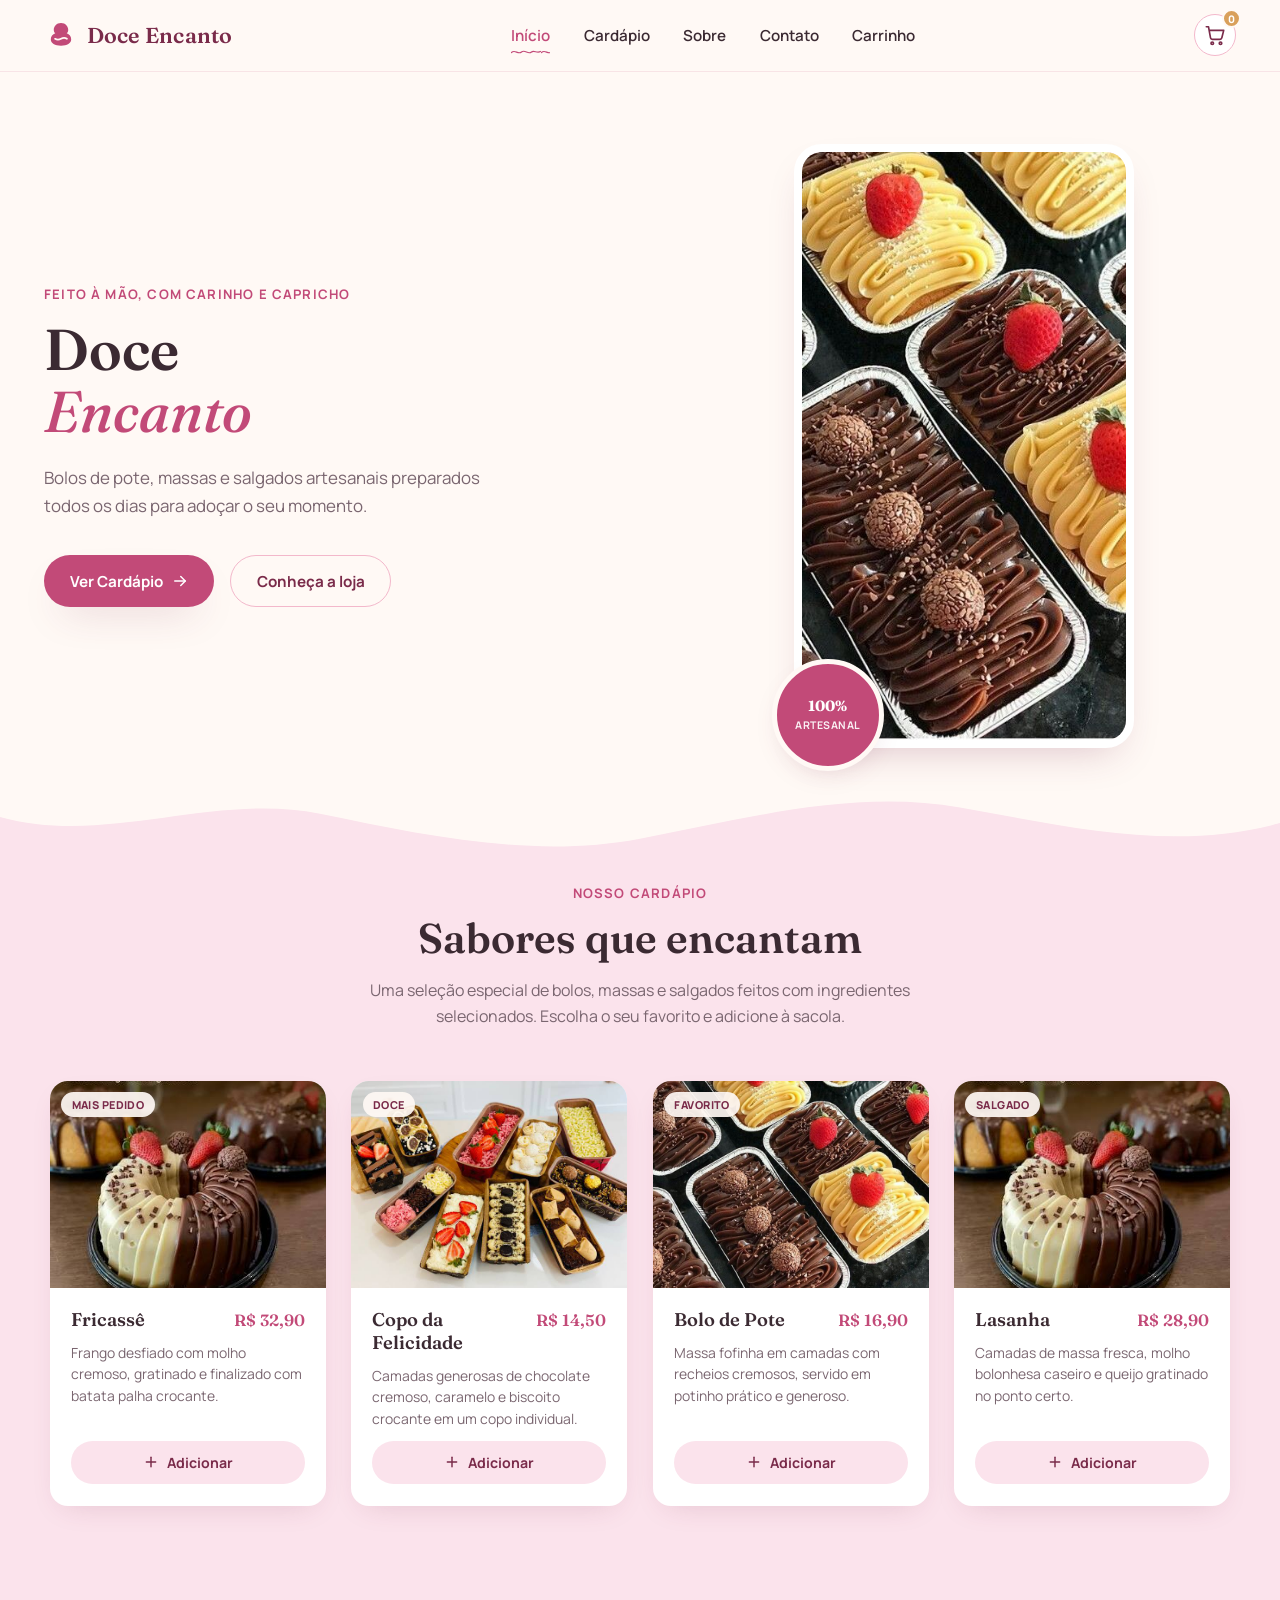
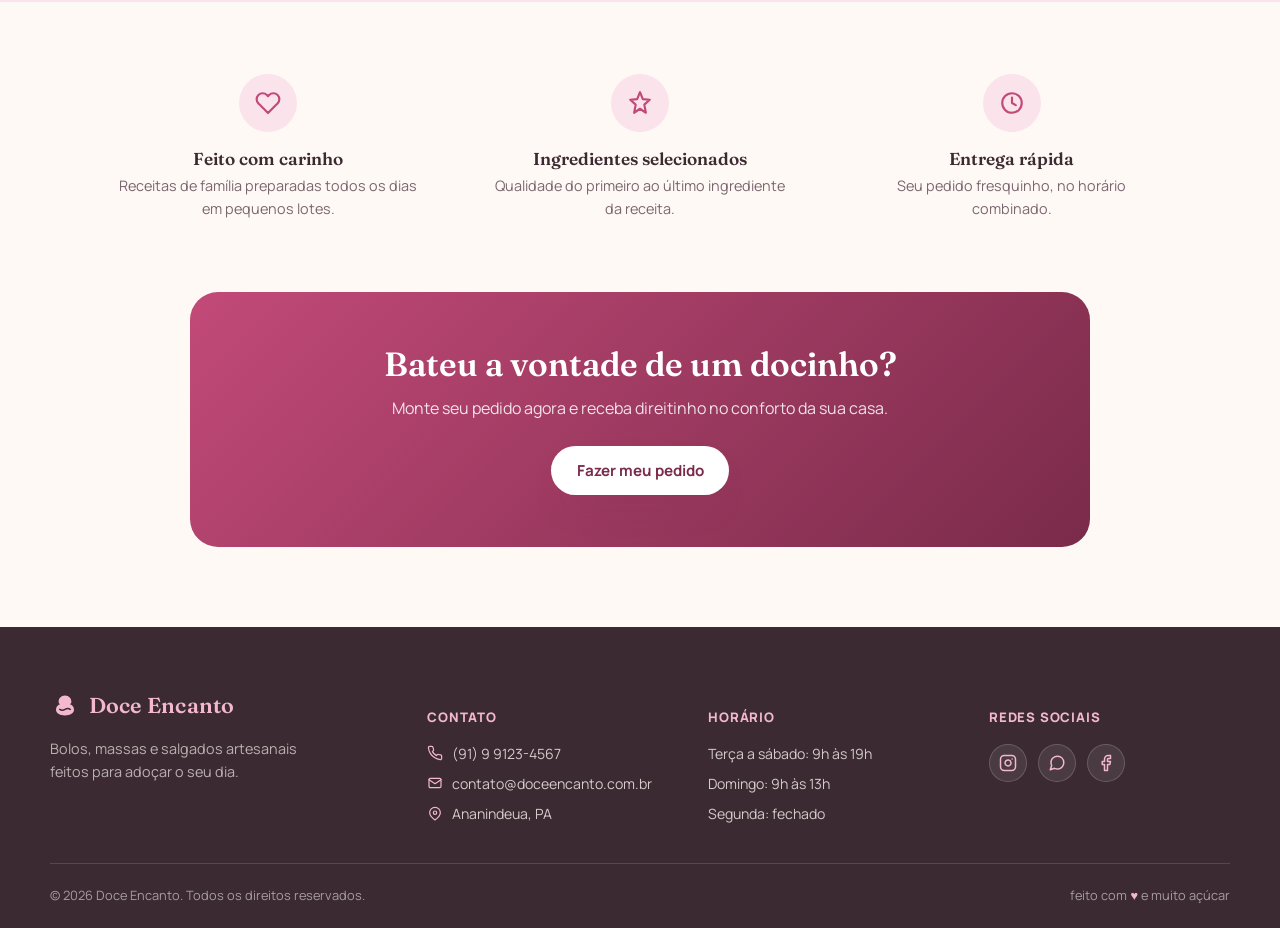
<file: Pagamento.html>
<!DOCTYPE html>
<html lang="pt-BR">
<head>
<meta charset="UTF-8">
<meta name="viewport" content="width=device-width, initial-scale=1.0">
<title>Doce Encanto | Pagamento</title>
<link rel="preconnect" href="https://fonts.googleapis.com">
<link rel="preconnect" href="https://fonts.gstatic.com" crossorigin>
<link href="https://fonts.googleapis.com/css2?family=Fraunces:ital,opsz,wght@0,9..144,400;0,9..144,500;0,9..144,600;0,9..144,700;1,9..144,500&family=Manrope:wght@400;500;600;700;800&display=swap" rel="stylesheet">
<link rel="stylesheet" href="styles.css">
</head>
<body>

<header class="site-header" id="header">
  <div class="header-inner">
    <a href="index.html" class="logo" aria-label="Doce Encanto, página inicial">
      <span class="logo-icon" aria-hidden="true"><svg viewBox="0 0 40 40" width="34" height="34" fill="none">
          <path d="M20 6c-5.5 0-8.5 4.2-8.5 8 0 1.8.8 3 1.8 3.8C10.2 19 8 21.6 8 25c0 4.6 4.8 7.5 12 7.5s12-2.9 12-7.5c0-3.4-2.2-6-5.3-7.2 1-.8 1.8-2 1.8-3.8 0-3.8-3-8-8.5-8z" fill="currentColor"/>
          <path d="M13 24.5c2.2 1.4 4.6 1.4 7 0s4.8-1.4 7 0" stroke="#FFF9F5" stroke-width="2" stroke-linecap="round"/>
        </svg></span>
      <span class="logo-text">Doce Encanto</span>
    </a>

    <nav class="main-nav" id="mainNav" aria-label="Navegação principal">
      <a href="index.html#topo" class="nav-link">Início</a>
      <a href="index.html#cardapio" class="nav-link">Cardápio</a>
      <a href="index.html#sobre" class="nav-link">Sobre</a>
      <a href="index.html#contato" class="nav-link">Contato</a>
      <a href="Carrinho.html" class="nav-link">Carrinho</a>
    </nav>

    <div class="header-actions">
      <a class="icon-btn cart-btn" id="cartBtn" href="Carrinho.html" aria-label="Ir para o carrinho de compras">
        <svg viewBox="0 0 24 24" width="22" height="22" fill="none" stroke="currentColor" stroke-width="1.8" stroke-linecap="round" stroke-linejoin="round">
          <circle cx="9" cy="21" r="1.4"></circle>
          <circle cx="18" cy="21" r="1.4"></circle>
          <path d="M2.5 3h2.4l2.2 12.2a2 2 0 0 0 2 1.6h8.3a2 2 0 0 0 2-1.6L21.5 7H6"></path>
        </svg>
        <span class="cart-count" id="cart-count">0</span>
      </a>
      <button class="icon-btn menu-toggle" id="menuToggle" type="button" aria-label="Abrir menu" aria-expanded="false">
        <span></span><span></span><span></span>
      </button>
    </div>
  </div>
</header>

<div class="steps" aria-label="Etapas do pedido">
  <div class="step">
    <svg viewBox="0 0 24 24" width="16" height="16" fill="none" stroke="currentColor" stroke-width="2" stroke-linecap="round" stroke-linejoin="round" aria-hidden="true"><circle cx="9" cy="21" r="1"/><circle cx="20" cy="21" r="1"/><path d="M1 1h4l2.68 13.39a2 2 0 0 0 2 1.61h9.72a2 2 0 0 0 2-1.61L23 6H6"/></svg>
    <span>Carrinho</span>
  </div>
  <div class="step">
    <svg viewBox="0 0 24 24" width="16" height="16" fill="none" stroke="currentColor" stroke-width="2" stroke-linecap="round" stroke-linejoin="round" aria-hidden="true"><path d="M14 2H6a2 2 0 0 0-2 2v16a2 2 0 0 0 2 2h12a2 2 0 0 0 2-2V8z"/><polyline points="14 2 14 8 20 8"/><line x1="16" y1="13" x2="8" y2="13"/><line x1="16" y1="17" x2="8" y2="17"/></svg>
    <span>Dados</span>
  </div>
  <div class="step is-active">
    <svg viewBox="0 0 24 24" width="16" height="16" fill="none" stroke="currentColor" stroke-width="2" stroke-linecap="round" stroke-linejoin="round" aria-hidden="true"><rect x="1" y="4" width="22" height="16" rx="2"/><line x1="1" y1="10" x2="23" y2="10"/></svg>
    <span>Pagamento</span>
  </div>
</div>

<main class="page-main">
  <h1>Escolha a forma de pagamento</h1>
  <p class="hint">Total do pedido: <strong id="pay-total">R$ 0,00</strong></p>

  <div id="cliente-resumo" class="card" style="margin:1rem 0;">Carregando dados do cliente...</div>

  <div id="print-resumo" class="print-only" style="margin:10px 0; padding:12px; border:1px solid #ccc; background:#fff;">
    <h2>Resumo do Pedido — Doce Encanto</h2>
    <div id="print-cliente"></div>
    <div id="print-carrinho" style="margin-top:8px;"></div>
  </div>

  <div class="pay-grid">
    <section class="pay-card">
      <h2>Pix</h2>
      <p>Use a chave Pix abaixo ou gere o código copia e cola. Após o pagamento, envie o comprovante pelo WhatsApp.</p>
      <p><strong>Chave Pix:</strong> <span id="pix-key">91982527889</span></p>
      <div class="inline">
        <button id="gen-pix" class="btn btn-add" type="button">Gerar Pix (copia e cola)</button>
        <button id="copy-pix" class="btn-small" type="button">Copiar código</button>
      </div>
      <pre id="pix-code" class="code" aria-live="polite" style="margin-top:10px; display:none;"></pre>
      <img id="pix-qr-image" alt="QR code Pix" style="display:none;">
      <p id="pix-qr-fallback" class="hint" style="display:none; margin-top:8px;">Sem conexão para carregar a imagem do QR Code — use o código copia e cola acima.</p>
      <p class="hint" style="margin-top:8px">Escaneie o QR code ou copie o código Pix acima no app do seu banco.</p>
    </section>

    <section class="pay-card">
      <h2>Boleto</h2>
      <p>Gere o boleto e realize o pagamento até a data de vencimento.</p>
      <div class="inline">
        <button id="gen-boleto" class="btn btn-add" type="button">Gerar boleto</button>
        <button id="copy-boleto" class="btn-small" type="button">Copiar linha digitável</button>
      </div>
      <p style="margin-top:10px;"><strong>Vencimento:</strong> <span id="boleto-due">—</span></p>
      <p><strong>Linha digitável:</strong></p>
      <pre id="boleto-line" class="code" aria-live="polite"></pre>
      <p style="margin-top:8px">
        <button class="btn-small no-print" type="button" onclick="window.print()">Imprimir boleto</button>
      </p>
    </section>
  </div>

  <div class="form-actions no-print">
    <a href="Dados.html" class="btn btn-ghost">Voltar aos dados</a>
    <button id="finish-order" class="btn btn-primary" type="button">Confirmar Pedido</button>
  </div>
</main>

<footer class="site-footer" id="contato">
  <div class="footer-inner">
    <div class="footer-col footer-brand">
      <a href="index.html" class="logo logo-footer">
        <span class="logo-icon" aria-hidden="true"><svg viewBox="0 0 40 40" width="30" height="30" fill="none">
            <path d="M20 6c-5.5 0-8.5 4.2-8.5 8 0 1.8.8 3 1.8 3.8C10.2 19 8 21.6 8 25c0 4.6 4.8 7.5 12 7.5s12-2.9 12-7.5c0-3.4-2.2-6-5.3-7.2 1-.8 1.8-2 1.8-3.8 0-3.8-3-8-8.5-8z" fill="currentColor"/>
            <path d="M13 24.5c2.2 1.4 4.6 1.4 7 0s4.8-1.4 7 0" stroke="#3B2A32" stroke-width="2" stroke-linecap="round"/>
          </svg></span>
        <span class="logo-text">Doce Encanto</span>
      </a>
      <p>Bolos, massas e salgados artesanais feitos para adoçar o seu dia.</p>
    </div>

    <div class="footer-col">
      <h4>Contato</h4>
      <ul>
        <li>
          <svg viewBox="0 0 24 24" width="16" height="16" fill="none" stroke="currentColor" stroke-width="1.8" stroke-linecap="round" stroke-linejoin="round"><path d="M22 16.92v3a2 2 0 0 1-2.18 2 19.79 19.79 0 0 1-8.63-3.07 19.5 19.5 0 0 1-6-6 19.79 19.79 0 0 1-3.07-8.67A2 2 0 0 1 4.11 2h3a2 2 0 0 1 2 1.72c.127.96.361 1.903.7 2.81a2 2 0 0 1-.45 2.11L8.09 9.91a16 16 0 0 0 6 6l1.27-1.27a2 2 0 0 1 2.11-.45c.907.339 1.85.573 2.81.7A2 2 0 0 1 22 16.92z"/></svg>
          (91) 9 9123-4567
        </li>
        <li>
          <svg viewBox="0 0 24 24" width="16" height="16" fill="none" stroke="currentColor" stroke-width="1.8" stroke-linecap="round" stroke-linejoin="round"><rect x="3" y="5" width="18" height="14" rx="2"/><path d="M3 7l9 6 9-6"/></svg>
          contato@doceencanto.com.br
        </li>
        <li>
          <svg viewBox="0 0 24 24" width="16" height="16" fill="none" stroke="currentColor" stroke-width="1.8" stroke-linecap="round" stroke-linejoin="round"><path d="M12 21c-4.5-3.5-8-6.9-8-11a8 8 0 0 1 16 0c0 4.1-3.5 7.5-8 11z"/><circle cx="12" cy="10" r="2.5"/></svg>
          Ananindeua, PA
        </li>
      </ul>
    </div>

    <div class="footer-col">
      <h4>Horário</h4>
      <ul class="plain">
        <li>Terça a sábado: 9h às 19h</li>
        <li>Domingo: 9h às 13h</li>
        <li>Segunda: fechado</li>
      </ul>
    </div>

    <div class="footer-col">
      <h4>Redes sociais</h4>
      <div class="social-row">
        <a href="#contato" class="social-btn" aria-label="Instagram da Doce Encanto">
          <svg viewBox="0 0 24 24" width="18" height="18" fill="none" stroke="currentColor" stroke-width="2" stroke-linecap="round" stroke-linejoin="round"><rect x="2" y="2" width="20" height="20" rx="5" ry="5"/><path d="M16 11.37A4 4 0 1 1 12.63 8 4 4 0 0 1 16 11.37z"/><line x1="17.5" y1="6.5" x2="17.51" y2="6.5"/></svg>
        </a>
        <a href="#contato" class="social-btn" aria-label="WhatsApp da Doce Encanto">
          <svg viewBox="0 0 24 24" width="18" height="18" fill="none" stroke="currentColor" stroke-width="2" stroke-linecap="round" stroke-linejoin="round"><path d="M21 11.5a8.38 8.38 0 0 1-.9 3.8 8.5 8.5 0 0 1-7.6 4.7 8.38 8.38 0 0 1-3.8-.9L3 21l1.9-5.7a8.38 8.38 0 0 1-.9-3.8 8.5 8.5 0 0 1 4.7-7.6 8.38 8.38 0 0 1 3.8-.9h.5a8.48 8.48 0 0 1 8 8v.5z"/></svg>
        </a>
        <a href="#contato" class="social-btn" aria-label="Facebook da Doce Encanto">
          <svg viewBox="0 0 24 24" width="18" height="18" fill="none" stroke="currentColor" stroke-width="2" stroke-linecap="round" stroke-linejoin="round"><path d="M18 2h-3a5 5 0 0 0-5 5v3H7v4h3v8h4v-8h3l1-4h-4V7a1 1 0 0 1 1-1h3z"/></svg>
        </a>
      </div>
    </div>
  </div>

  <div class="footer-bottom">
    <p>© <span id="year"></span> Doce Encanto. Todos os direitos reservados.</p>
    <p class="footer-signature">feito com <span aria-hidden="true">♥</span> e muito açúcar</p>
  </div>
</footer>

<script src="script.js"></script>
<script>
  (function () {
    const cart = getCart();
    if (!cart.length) {
      alert('Seu carrinho está vazio.');
      window.location.href = 'index.html#cardapio';
      return;
    }

    const cli = getCliente();
    const resumo = document.getElementById('cliente-resumo');
    if (!cli) {
      resumo.innerHTML = 'Nenhum dado encontrado. <a href="Dados.html" style="color:var(--rose-700); font-weight:700;">Preencha seus dados</a> antes do pagamento.';
      alert('Preencha seus dados antes do pagamento.');
      window.location.href = 'Dados.html';
      return;
    }

    resumo.innerHTML = `<strong>Cliente:</strong> ${cli.nome} — ${cli.tel}<br>` +
      `${cli.endereco}, ${cli.numero} ${cli.complemento ? ('- ' + cli.complemento) : ''} — ${cli.bairro}<br>` +
      `${cli.cidade}/${cli.estado} — CEP: ${cli.cep}<br>` +
      `<a href="Dados.html" style="color:var(--rose-700); font-weight:700;">Editar dados</a>`;

    const total = cart.reduce((acc, p) => acc + (p.preco || 0) * (p.qtd || 1), 0);
    document.getElementById('pay-total').textContent = money(total);

    const PIX_NOME_RECEBEDOR = 'Leticia de Aguiar Queiroz';
    const PIX_CIDADE = 'ANANINDEUA';

    const genPixBtn = document.getElementById('gen-pix');
    const copyPixBtn = document.getElementById('copy-pix');
    const pixCodeEl = document.getElementById('pix-code');
    const pixKey = document.getElementById('pix-key').textContent.trim();
    const pixImg = document.getElementById('pix-qr-image');
    const pixFallback = document.getElementById('pix-qr-fallback');

    function tlv(id, value) {
      const len = String(value.length).padStart(2, '0');
      return `${id}${len}${value}`;
    }

    function semAcento(str) {
      return str.normalize('NFD').replace(/[\u0300-\u036f]/g, '').toUpperCase();
    }

    function crc16(payload) {
      let crc = 0xFFFF;
      for (let i = 0; i < payload.length; i++) {
        crc ^= (payload.charCodeAt(i) << 8);
        for (let j = 0; j < 8; j++) {
          crc = (crc & 0x8000) ? ((crc << 1) ^ 0x1021) & 0xFFFF : (crc << 1) & 0xFFFF;
        }
      }
      return crc.toString(16).toUpperCase().padStart(4, '0');
    }

    function generatePixPayload(value, key) {
      const merchantAccount = tlv('00', 'br.gov.bcb.pix') + tlv('01', key);
      const txid = ('DOCE' + Date.now().toString(36)).toUpperCase().slice(0, 25);

      const payload =
        tlv('00', '01') +
        tlv('26', merchantAccount) +
        tlv('52', '0000') +
        tlv('53', '986') +
        tlv('54', value.toFixed(2)) +
        tlv('58', 'BR') +
        tlv('59', semAcento(PIX_NOME_RECEBEDOR).slice(0, 25)) +
        tlv('60', semAcento(PIX_CIDADE).slice(0, 15)) +
        tlv('62', tlv('05', txid)) +
        '6304';

      return payload + crc16(payload);
    }

    pixImg.addEventListener('error', () => {
      pixImg.style.display = 'none';
      pixFallback.style.display = 'block';
    });

    genPixBtn.addEventListener('click', () => {
      if (!pixKey) {
        alert('Cadastre sua chave Pix antes de gerar.');
        return;
      }
      const code = generatePixPayload(total, pixKey);
      pixCodeEl.textContent = code;
      pixCodeEl.style.display = 'block';
      pixFallback.style.display = 'none';
      pixImg.src = `https://api.qrserver.com/v1/create-qr-code/?size=320x320&data=${encodeURIComponent(code)}`;
      pixImg.style.display = 'block';
    });

    copyPixBtn.addEventListener('click', async () => {
      if (!pixCodeEl.textContent) {
        alert('Gere o código Pix primeiro.');
        return;
      }
      try {
        await navigator.clipboard.writeText(pixCodeEl.textContent);
        alert('Código Pix copiado!');
      } catch (e) {
        alert('Não foi possível copiar automaticamente. Selecione e copie o texto.');
      }
    });

    const genBoletoBtn = document.getElementById('gen-boleto');
    const copyBoletoBtn = document.getElementById('copy-boleto');
    const boletoLineEl = document.getElementById('boleto-line');
    const boletoDueEl = document.getElementById('boleto-due');

    function generateBoletoLine(value) {
      const due = new Date();
      due.setDate(due.getDate() + 3);
      const dueStr = due.toLocaleDateString('pt-BR');
      const rand = () => Math.floor(Math.random() * 90000000 + 10000000);
      const linha = `23793.${rand()} ${rand()}.${rand()} ${rand()}.${rand()} 9 ${String(Math.round(value * 100)).padStart(10, '0')}`;
      return { linha, dueStr };
    }

    genBoletoBtn.addEventListener('click', () => {
      const { linha, dueStr } = generateBoletoLine(total);
      boletoLineEl.textContent = linha;
      boletoDueEl.textContent = dueStr;
    });

    copyBoletoBtn.addEventListener('click', async () => {
      if (!boletoLineEl.textContent) {
        alert('Gere o boleto primeiro.');
        return;
      }
      try {
        await navigator.clipboard.writeText(boletoLineEl.textContent);
        alert('Linha digitável copiada!');
      } catch (e) {
        alert('Não foi possível copiar automaticamente. Selecione e copie o texto.');
      }
    });

    document.getElementById('finish-order').addEventListener('click', () => {
      alert('Pedido confirmado! Obrigado por comprar na Doce Encanto.');
      setCart([]);
      clearCliente();
      window.location.href = 'index.html';
    });

    const pc = document.getElementById('print-cliente');
    const pi = document.getElementById('print-carrinho');
    if (cli && pc) {
      pc.innerHTML = `<strong>Cliente:</strong> ${cli.nome} — ${cli.tel}<br>` +
        `${cli.endereco}, ${cli.numero} ${cli.complemento ? ('- ' + cli.complemento) : ''} — ${cli.bairro}<br>` +
        `${cli.cidade}/${cli.estado} — CEP: ${cli.cep}`;
    }
    if (pi && cart.length) {
      let html = '<table style="width:100%; border-collapse:collapse" border="1"><tr><th style="text-align:left;padding:6px;">Item</th><th style="text-align:right;padding:6px;">Preço</th><th style="text-align:right;padding:6px;">Qtd</th><th style="text-align:right;padding:6px;">Subtotal</th></tr>';
      cart.forEach(p => {
        const sub = (p.preco || 0) * (p.qtd || 1);
        html += `<tr><td style="padding:6px;">${p.nome}</td><td style="text-align:right;padding:6px;">${money(p.preco)}</td><td style="text-align:right;padding:6px;">${p.qtd || 1}</td><td style="text-align:right;padding:6px;">${money(sub)}</td></tr>`;
      });
      html += `<tr><td colspan="3" style="text-align:right;padding:6px;"><strong>Total</strong></td><td style="text-align:right;padding:6px;"><strong>${money(total)}</strong></td></tr>`;
      html += '</table>';
      pi.innerHTML = html;
    }
  })();
</script>
</body>
</html>
</file>
<file: styles.css>
/* =========================================================
   DOCE ENCANTO — Design tokens
   ========================================================= */

:root{
  --rose-900:#7A2B4A;
  --rose-700:#C24A78;
  --rose-500:#E27F9E;
  --rose-300:#F3B8CB;
  --rose-100:#FBE3EC;
  --cream:#FFF9F5;
  --white:#FFFFFF;
  --ink:#3B2A32;
  --ink-soft:#7A6670;
  --gold:#D9A05B;

  --font-display:'Fraunces', Georgia, serif;
  --font-body:'Manrope', -apple-system, BlinkMacSystemFont, sans-serif;

  --radius-lg:28px;
  --radius-md:18px;
  --radius-sm:12px;
  --shadow-soft:0 18px 40px -18px rgba(122,43,74,.28);
  --shadow-card:0 10px 30px -14px rgba(122,43,74,.22);

  --ease-bounce:cubic-bezier(.34,1.56,.64,1);
  --ease-smooth:cubic-bezier(.22,1,.36,1);
}

*{ box-sizing:border-box; }
html{ scroll-behavior:smooth; }

body{
  margin:0;
  font-family:var(--font-body);
  color:var(--ink);
  background:var(--cream);
  -webkit-font-smoothing:antialiased;
  overflow-x:hidden;
}

img{ max-width:100%; display:block; }
svg{ display:block; flex-shrink:0; }
a{ color:inherit; text-decoration:none; }
ul{ margin:0; padding:0; list-style:none; }
h1,h2,h3{ font-family:var(--font-display); margin:0; }
p{ margin:0; }

@media (prefers-reduced-motion: reduce){
  *{ animation-duration:.001ms !important; transition-duration:.001ms !important; scroll-behavior:auto !important; }
}

.btn{
  display:inline-flex;
  align-items:center;
  gap:.5rem;
  font-family:var(--font-body);
  font-weight:700;
  font-size:.95rem;
  padding:.9rem 1.6rem;
  border-radius:999px;
  border:none;
  cursor:pointer;
  transition:transform .35s var(--ease-bounce), box-shadow .35s var(--ease-smooth), background .3s ease;
  white-space:nowrap;
}
.btn:focus-visible{ outline:3px solid var(--rose-700); outline-offset:3px; }

.btn-primary{
  background:var(--rose-700);
  color:var(--white);
  box-shadow:var(--shadow-soft);
}
.btn-primary:hover{
  transform:translateY(-4px) scale(1.03);
  box-shadow:0 22px 44px -16px rgba(122,43,74,.4);
  background:var(--rose-900);
}
.btn-primary svg{ transition:transform .35s var(--ease-bounce); }
.btn-primary:hover svg{ transform:translateX(4px); }

.btn-ghost{
  background:transparent;
  color:var(--rose-900);
  border:1.6px solid var(--rose-300);
}
.btn-ghost:hover{
  transform:translateY(-3px);
  background:var(--rose-100);
  border-color:var(--rose-500);
}

.btn-add{
  width:100%;
  justify-content:center;
  background:var(--rose-100);
  color:var(--rose-900);
  font-size:.88rem;
  padding:.75rem 1rem;
}
.btn-add:hover{
  background:var(--rose-700);
  color:var(--white);
  transform:translateY(-3px) scale(1.02);
}
.btn-add:active{ transform:translateY(-1px) scale(.98); }
.btn-add.added{ background:var(--rose-900); color:var(--white); }

.site-header{
  position:sticky;
  top:0;
  z-index:100;
  background:rgba(255,249,245,.9);
  backdrop-filter:blur(10px);
  border-bottom:1px solid rgba(194,74,120,.12);
  transition:box-shadow .3s ease;
}
.header-inner{
  max-width:1240px;
  margin:0 auto;
  padding:.9rem 1.5rem;
  display:flex;
  align-items:center;
  justify-content:space-between;
  gap:1.5rem;
}

.logo{
  display:flex;
  align-items:center;
  gap:.55rem;
  color:var(--rose-900);
}
.logo-icon{
  color:var(--rose-700);
  display:inline-flex;
  align-items:center;
  justify-content:center;
  transition:transform .45s var(--ease-bounce);
}
.logo:hover .logo-icon{ transform:rotate(-14deg) scale(1.12); }
.logo-text{
  font-family:var(--font-display);
  font-weight:600;
  font-size:1.35rem;
  letter-spacing:.01em;
}

.main-nav{
  display:flex;
  align-items:center;
  gap:2.1rem;
}
.nav-link{
  position:relative;
  font-weight:600;
  font-size:.95rem;
  color:var(--ink);
  padding:.3rem 0;
  transition:color .25s ease, transform .3s var(--ease-bounce);
}
.nav-link::after{
  content:'';
  position:absolute;
  left:0; bottom:-4px;
  width:100%; height:6px;
  background:url("data:image/svg+xml,%3Csvg xmlns='http://www.w3.org/2000/svg' viewBox='0 0 60 10'%3E%3Cpath d='M1 6 C 8 -1, 14 11, 21 5 C 28 -1, 34 11, 41 5 C 46 1, 52 8, 59 4' fill='none' stroke='%23C24A78' stroke-width='2.4' stroke-linecap='round'/%3E%3C/svg%3E") repeat-x;
  background-size:30px 6px;
  opacity:0;
  transform:scaleX(.6);
  transform-origin:left;
  transition:opacity .3s ease, transform .35s var(--ease-bounce);
}
.nav-link:hover,
.nav-link[aria-current="page"]{ color:var(--rose-700); }
.nav-link:hover{ transform:translateY(-2px); }
.nav-link:hover::after,
.nav-link[aria-current="page"]::after{ opacity:1; transform:scaleX(1); }

.header-actions{ display:flex; align-items:center; gap:.6rem; }

.icon-btn{
  position:relative;
  display:inline-flex;
  align-items:center;
  justify-content:center;
  width:42px; height:42px;
  border-radius:50%;
  border:1.5px solid var(--rose-300);
  background:var(--white);
  color:var(--rose-900);
  cursor:pointer;
  transition:transform .4s var(--ease-bounce), background .25s ease, border-color .25s ease, box-shadow .3s ease;
}
.icon-btn:hover{
  transform:translateY(-3px) rotate(-8deg) scale(1.08);
  background:var(--rose-700);
  border-color:var(--rose-700);
  color:var(--white);
  box-shadow:var(--shadow-card);
}
.cart-count{
  position:absolute;
  top:-6px; right:-6px;
  background:var(--gold);
  color:var(--white);
  font-size:.65rem;
  font-weight:800;
  min-width:19px; height:19px;
  padding:0 4px;
  border-radius:999px;
  display:flex; align-items:center; justify-content:center;
  border:2px solid var(--cream);
  transition:transform .3s var(--ease-bounce);
}
.cart-btn.bump .cart-count{ transform:scale(1.35); }

.menu-toggle{ display:none; flex-direction:column; gap:4px; padding:0; }
.menu-toggle span{ width:18px; height:2px; background:currentColor; border-radius:2px; transition:transform .3s ease, opacity .3s ease; }

.hero{
  position:relative;
  width:100%;
  padding:4.5rem 0 7rem;
}
.hero-inner{
  max-width:1240px;
  margin:0 auto;
  padding:0 1.5rem;
  display:grid;
  grid-template-columns:1.05fr .95fr;
  gap:3rem;
  align-items:center;
}
.hero-eyebrow{
  font-weight:700;
  font-size:.82rem;
  letter-spacing:.09em;
  text-transform:uppercase;
  color:var(--rose-700);
  margin-bottom:1rem;
}
.hero-title{
  font-size:clamp(2.4rem, 4.6vw, 3.6rem);
  line-height:1.08;
  color:var(--ink);
  font-weight:600;
}
.hero-title em{
  font-style:italic;
  color:var(--rose-700);
  font-weight:500;
}
.hero-text{
  margin-top:1.3rem;
  font-size:1.06rem;
  line-height:1.65;
  color:var(--ink-soft);
  max-width:46ch;
}
.hero-actions{
  margin-top:2.2rem;
  display:flex;
  gap:1rem;
  flex-wrap:wrap;
}

.hero-media{ position:relative; justify-self:center; }
.hero-frame{
  aspect-ratio:478 / 850;
  width:min(340px, 85vw);
  height:auto;
  margin:0 auto;
  border-radius:var(--radius-lg);
  overflow:hidden;
  box-shadow:var(--shadow-soft);
  border:8px solid var(--white);
  background:var(--rose-100);
  position:relative;
}
.hero-frame img,
.hero-frame video{
  width:100%;
  height:100%;
  object-fit:cover;
  display:block;
}
.hero-badge{
  position:absolute;
  bottom:-1.4rem; left:-1.4rem;
  background:var(--rose-700);
  color:var(--white);
  border-radius:50%;
  width:112px; height:112px;
  padding:.6rem;
  text-align:center;
  display:flex;
  flex-direction:column;
  align-items:center;
  justify-content:center;
  gap:.2rem;
  box-shadow:var(--shadow-card);
  border:5px solid var(--cream);
  animation:float 4.5s ease-in-out infinite;
}
.hero-badge-num{
  font-family:var(--font-display);
  font-size:.92rem;
  line-height:1.15;
  font-weight:700;
}
.hero-badge-label{
  font-size:.66rem;
  font-weight:700;
  text-transform:uppercase;
  letter-spacing:.05em;
  opacity:.92;
}

@keyframes float{
  0%,100%{ transform:translateY(0); }
  50%{ transform:translateY(-9px); }
}

.hero-divider{
  position:absolute;
  left:0; right:0; bottom:-2px;
  width:100%; height:70px;
  fill:var(--rose-100);
  pointer-events:none;
}

.menu-section{
  background:var(--rose-100);
  padding:1.5rem 1.5rem 6rem;
}
.section-head{
  max-width:640px;
  margin:0 auto 3.2rem;
  text-align:center;
}
.section-eyebrow{
  font-weight:700;
  font-size:.82rem;
  letter-spacing:.09em;
  text-transform:uppercase;
  color:var(--rose-700);
  margin-bottom:.6rem;
}
.section-title{
  font-size:clamp(1.9rem, 3.4vw, 2.6rem);
  font-weight:600;
  color:var(--ink);
}
.section-text{
  margin-top:.9rem;
  color:var(--ink-soft);
  line-height:1.6;
}

.product-grid{
  max-width:1180px;
  margin:0 auto;
  display:grid;
  grid-template-columns:repeat(4, 1fr);
  gap:1.6rem;
}

.product-card{
  background:var(--white);
  border-radius:var(--radius-md);
  overflow:hidden;
  box-shadow:var(--shadow-card);
  display:flex;
  flex-direction:column;
  transition:transform .45s var(--ease-bounce), box-shadow .4s ease;
}
.product-card:hover{
  transform:translateY(-10px);
  box-shadow:0 26px 46px -18px rgba(122,43,74,.32);
}

.product-img-wrap{
  position:relative;
  aspect-ratio:4/3;
  overflow:hidden;
  background:var(--rose-100);
}
.product-img-wrap img{
  width:100%; height:100%; object-fit:cover;
  transition:transform .6s var(--ease-smooth);
}
.product-card:hover .product-img-wrap img{ transform:scale(1.09); }

.product-tag{
  position:absolute;
  top:.7rem; left:.7rem;
  background:rgba(255,249,245,.92);
  color:var(--rose-900);
  font-size:.68rem;
  font-weight:800;
  text-transform:uppercase;
  letter-spacing:.04em;
  padding:.32rem .65rem;
  border-radius:999px;
}

.product-body{
  padding:1.25rem 1.3rem 1.4rem;
  display:flex;
  flex-direction:column;
  gap:.7rem;
  flex:1;
}
.product-top{
  display:flex;
  justify-content:space-between;
  align-items:baseline;
  gap:.6rem;
}
.product-name{
  font-size:1.15rem;
  font-weight:600;
  color:var(--ink);
}
.product-price{
  font-family:var(--font-display);
  font-weight:600;
  color:var(--rose-700);
  font-size:1.02rem;
  white-space:nowrap;
}
.product-desc{
  font-size:.87rem;
  line-height:1.55;
  color:var(--ink-soft);
  flex:1;
}

.about-strip{ padding:4.5rem 1.5rem; }
.about-inner{
  max-width:1080px;
  margin:0 auto;
  display:grid;
  grid-template-columns:repeat(3, 1fr);
  gap:2.2rem;
}
.about-item{ text-align:center; padding:0 1rem; }
.about-icon{
  display:inline-flex;
  align-items:center;
  justify-content:center;
  width:58px; height:58px;
  border-radius:50%;
  background:var(--rose-100);
  color:var(--rose-700);
  margin:0 auto 1rem;
  transition:transform .4s var(--ease-bounce), background .3s ease, color .3s ease;
}
.about-item:hover .about-icon{
  transform:scale(1.12) rotate(-6deg);
  background:var(--rose-700);
  color:var(--white);
}
.about-item h3{
  font-size:1.08rem;
  font-weight:600;
  margin-bottom:.4rem;
  color:var(--ink);
}
.about-item p{ color:var(--ink-soft); font-size:.9rem; line-height:1.55; }

.cta-section{ padding:0 1.5rem 5rem; }
.cta-box{
  max-width:900px;
  margin:0 auto;
  background:linear-gradient(135deg, var(--rose-700), var(--rose-900));
  border-radius:var(--radius-lg);
  padding:3.2rem 2rem;
  text-align:center;
  color:var(--white);
}
.cta-box h2{
  font-size:clamp(1.6rem, 3vw, 2.1rem);
  font-weight:600;
  margin-bottom:.7rem;
}
.cta-box p{
  color:rgba(255,255,255,.85);
  margin-bottom:1.7rem;
}
.cta-box .btn-primary{ background:var(--white); color:var(--rose-900); }
.cta-box .btn-primary:hover{ background:var(--rose-100); }

.site-footer{
  background:var(--ink);
  color:rgba(255,249,245,.82);
  padding:4rem 1.5rem 1.5rem;
}
.footer-inner{
  max-width:1180px;
  margin:0 auto;
  display:grid;
  grid-template-columns:1.4fr 1fr 1fr 1fr;
  gap:2.5rem;
  padding-bottom:2.5rem;
  border-bottom:1px solid rgba(255,249,245,.14);
}
.footer-brand p{ margin-top:1rem; font-size:.9rem; line-height:1.6; color:rgba(255,249,245,.65); max-width:32ch; }
.logo-footer{ color:var(--rose-300); }
.logo-footer .logo-icon{ color:var(--rose-300); }

.footer-col h4{
  font-family:var(--font-body);
  font-size:.82rem;
  font-weight:800;
  text-transform:uppercase;
  letter-spacing:.06em;
  color:var(--rose-300);
  margin-bottom:1.1rem;
}
.footer-col ul{ display:flex; flex-direction:column; gap:.7rem; }
.footer-col li{
  display:flex;
  align-items:center;
  gap:.55rem;
  font-size:.88rem;
  color:rgba(255,249,245,.78);
}
.footer-col ul.plain li{ padding-left:0; }
.footer-col svg{ color:var(--rose-300); }

.social-row{ display:flex; gap:.7rem; }
.social-btn{
  width:38px; height:38px;
  border-radius:50%;
  display:inline-flex;
  align-items:center;
  justify-content:center;
  background:rgba(255,249,245,.08);
  border:1px solid rgba(255,249,245,.18);
  color:rgba(255,249,245,.9);
  transition:transform .4s var(--ease-bounce), background .3s ease, color .3s ease;
}
.social-btn:hover{
  transform:translateY(-4px) scale(1.1) rotate(-8deg);
  background:var(--rose-700);
  border-color:var(--rose-700);
  color:var(--white);
}

.footer-bottom{
  max-width:1180px;
  margin:0 auto;
  padding-top:1.4rem;
  display:flex;
  justify-content:space-between;
  flex-wrap:wrap;
  gap:.5rem;
  font-size:.8rem;
  color:rgba(255,249,245,.55);
}
.footer-signature span{ color:var(--rose-300); }

@media (max-width:1024px){
  .product-grid{ grid-template-columns:repeat(2, 1fr); }
  .footer-inner{ grid-template-columns:1fr 1fr; }
}

@media (max-width:860px){
  .hero{ padding-top:2.5rem; padding-bottom:5.5rem; }
  .hero-inner{ grid-template-columns:1fr; text-align:center; }
  .hero-text{ margin-left:auto; margin-right:auto; }
  .hero-actions{ justify-content:center; }
  .hero-media{ order:-1; }
  .about-inner{ grid-template-columns:1fr; gap:2.6rem; }
}

@media (max-width:720px){
  .main-nav{
    position:fixed;
    top:68px; left:0; right:0;
    background:var(--cream);
    flex-direction:column;
    align-items:flex-start;
    gap:0;
    padding:.5rem 1.5rem 1.2rem;
    border-bottom:1px solid rgba(194,74,120,.12);
    transform:translateY(-8px);
    opacity:0;
    pointer-events:none;
    transition:opacity .3s ease, transform .3s ease;
  }
  .main-nav.open{ opacity:1; transform:translateY(0); pointer-events:auto; }
  .main-nav .nav-link{ width:100%; padding:.8rem 0; border-bottom:1px solid rgba(122,43,74,.08); }
  .menu-toggle{ display:flex; }

  .product-grid{ grid-template-columns:1fr; max-width:420px; }
  .footer-inner{ grid-template-columns:1fr; }
  .footer-bottom{ flex-direction:column; text-align:center; }
}

.page-main{
  max-width:900px;
  margin:0 auto;
  padding:2.6rem 1.5rem 5rem;
  min-height:50vh;
}
.page-main h1{
  font-size:clamp(1.7rem, 3vw, 2.2rem);
  font-weight:600;
  color:var(--ink);
  margin-bottom:1.6rem;
}

.steps{
  max-width:900px;
  margin:2rem auto 0;
  padding:0 1.5rem;
  display:flex;
  align-items:center;
  gap:.6rem;
}
.step{
  flex:1;
  display:inline-flex;
  align-items:center;
  justify-content:center;
  gap:.45rem;
  font-weight:700;
  font-size:.86rem;
  color:var(--ink-soft);
  background:var(--white);
  border:1.6px solid var(--rose-300);
  border-radius:999px;
  padding:.65rem .5rem;
  transition:background .3s ease, color .3s ease, border-color .3s ease, transform .3s var(--ease-bounce);
}
.step.is-active{
  background:var(--rose-700);
  border-color:var(--rose-700);
  color:var(--white);
  transform:scale(1.03);
  box-shadow:var(--shadow-card);
}

.card{
  background:var(--white);
  border-radius:var(--radius-md);
  box-shadow:var(--shadow-card);
  padding:1.5rem;
}

#cart-empty{
  background:var(--white);
  border:1.6px dashed var(--rose-300);
  border-radius:var(--radius-md);
  padding:2rem;
  text-align:center;
  color:var(--ink-soft);
  font-weight:600;
}

.cart-item-row{
  display:flex;
  align-items:center;
  justify-content:space-between;
  gap:1rem;
  padding:1rem 0;
  border-bottom:1px solid var(--rose-100);
  flex-wrap:wrap;
}
.cart-item-row:last-child{ border-bottom:none; }
.cart-item-info{
  display:flex;
  align-items:center;
  gap:.9rem;
  flex:1;
  min-width:190px;
}
.cart-item-thumb{
  width:56px;
  height:56px;
  border-radius:var(--radius-sm);
  object-fit:cover;
  background:var(--rose-100);
  flex-shrink:0;
}
.cart-item-info strong{ color:var(--ink); font-size:1rem; }
.cart-item-info span{ color:var(--ink-soft); font-size:.88rem; }
.cart-item-actions{
  display:flex;
  align-items:center;
  gap:.6rem;
  flex-wrap:wrap;
}
.qty-pill{
  display:flex;
  align-items:center;
  gap:.5rem;
  background:var(--rose-100);
  border-radius:999px;
  padding:.25rem .5rem;
}
.cart-item-subtotal{
  min-width:90px;
  text-align:right;
  font-weight:700;
  color:var(--rose-700);
}

.cart-total-bar{
  display:flex;
  justify-content:space-between;
  align-items:center;
  gap:1rem;
  flex-wrap:wrap;
  margin-top:1.2rem;
  padding-top:1.2rem;
  border-top:2px solid var(--rose-100);
}
.cart-total-bar strong{
  font-family:var(--font-display);
  font-size:1.2rem;
  color:var(--ink);
}

.btn-small{
  padding:.5rem .85rem;
  font-size:.85rem;
  border-radius:999px;
  border:1.4px solid var(--rose-300);
  background:var(--white);
  color:var(--rose-900);
  font-weight:700;
  cursor:pointer;
  transition:transform .3s var(--ease-bounce), background .25s ease, color .25s ease;
}
.btn-small:hover:not(:disabled){
  background:var(--rose-700);
  border-color:var(--rose-700);
  color:var(--white);
  transform:translateY(-2px) scale(1.05);
}
.btn-small:disabled{
  opacity:.45;
  cursor:not-allowed;
}
.btn-outline-danger{
  border-color:#e2b4bf;
  color:#a3455a;
}
.btn-outline-danger:hover:not(:disabled){
  background:#a3455a;
  border-color:#a3455a;
  color:var(--white);
}

.form-grid{
  display:grid;
  grid-template-columns:repeat(2, 1fr);
  gap:1.1rem;
}
.form-grid .full{ grid-column:1 / -1; }
.field{ display:flex; flex-direction:column; gap:.4rem; }
.field label{
  font-size:.82rem;
  font-weight:700;
  color:var(--ink);
}
.field input,
.field select{
  font-family:var(--font-body);
  font-size:.95rem;
  padding:.75rem .9rem;
  border-radius:var(--radius-sm);
  border:1.6px solid var(--rose-300);
  background:var(--cream);
  color:var(--ink);
  transition:border-color .25s ease, box-shadow .25s ease;
}
.field input:focus,
.field select:focus{
  outline:none;
  border-color:var(--rose-700);
  box-shadow:0 0 0 3px rgba(194,74,120,.15);
}
.form-actions{
  margin-top:1.6rem;
  display:flex;
  justify-content:flex-end;
  gap:.8rem;
  flex-wrap:wrap;
}

.pay-grid{
  display:grid;
  grid-template-columns:repeat(auto-fit, minmax(260px,1fr));
  gap:1.4rem;
  margin-top:1.4rem;
}
.pay-card{
  background:var(--white);
  border-radius:var(--radius-md);
  padding:1.5rem;
  box-shadow:var(--shadow-card);
}
.pay-card h2{
  font-size:1.15rem;
  font-weight:600;
  color:var(--rose-900);
  margin-bottom:.5rem;
}
.pay-card p{ color:var(--ink-soft); font-size:.92rem; line-height:1.55; margin-bottom:.6rem; }
.code{
  font-family:ui-monospace, SFMono-Regular, Menlo, Consolas, monospace;
  background:var(--rose-100);
  color:var(--rose-900);
  padding:.8rem;
  border-radius:var(--radius-sm);
  word-break:break-all;
  white-space:pre-wrap;
  font-size:.82rem;
}
.inline{ display:flex; gap:.6rem; align-items:center; flex-wrap:wrap; }
#pix-qr-image{
  margin-top:.9rem;
  width:200px; height:200px;
  border-radius:var(--radius-sm);
  background:var(--white);
  object-fit:contain;
  border:1px solid var(--rose-100);
}
.hint{ font-size:.9rem; color:var(--ink-soft); }

@media (max-width:640px){
  .form-grid{ grid-template-columns:1fr; }
  .steps{ gap:.4rem; }
  .step{ font-size:.75rem; padding:.55rem .35rem; }
}

@media print{
  .site-header, .site-footer, .steps, .pay-grid, .no-print{ display:none !important; }
  .print-only{ display:block !important; }
}
.print-only{ display:none; }
</file>
